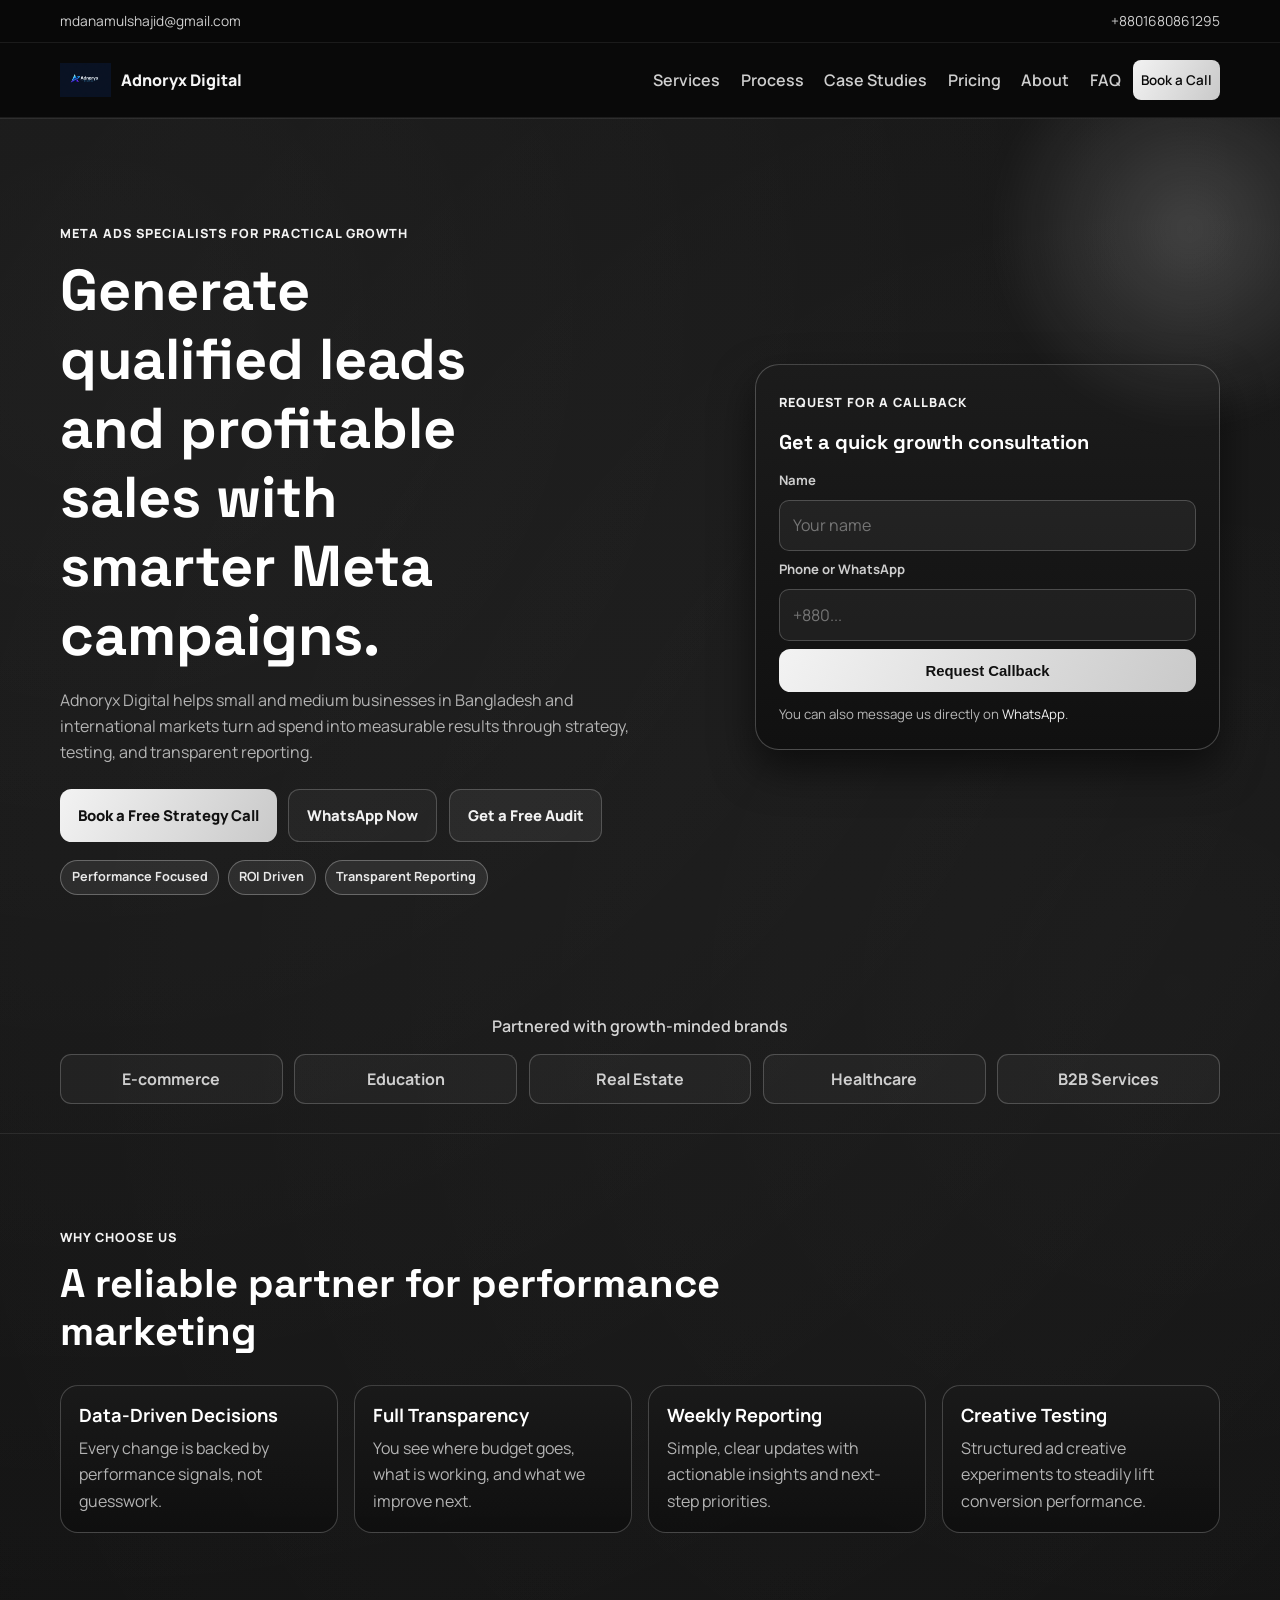
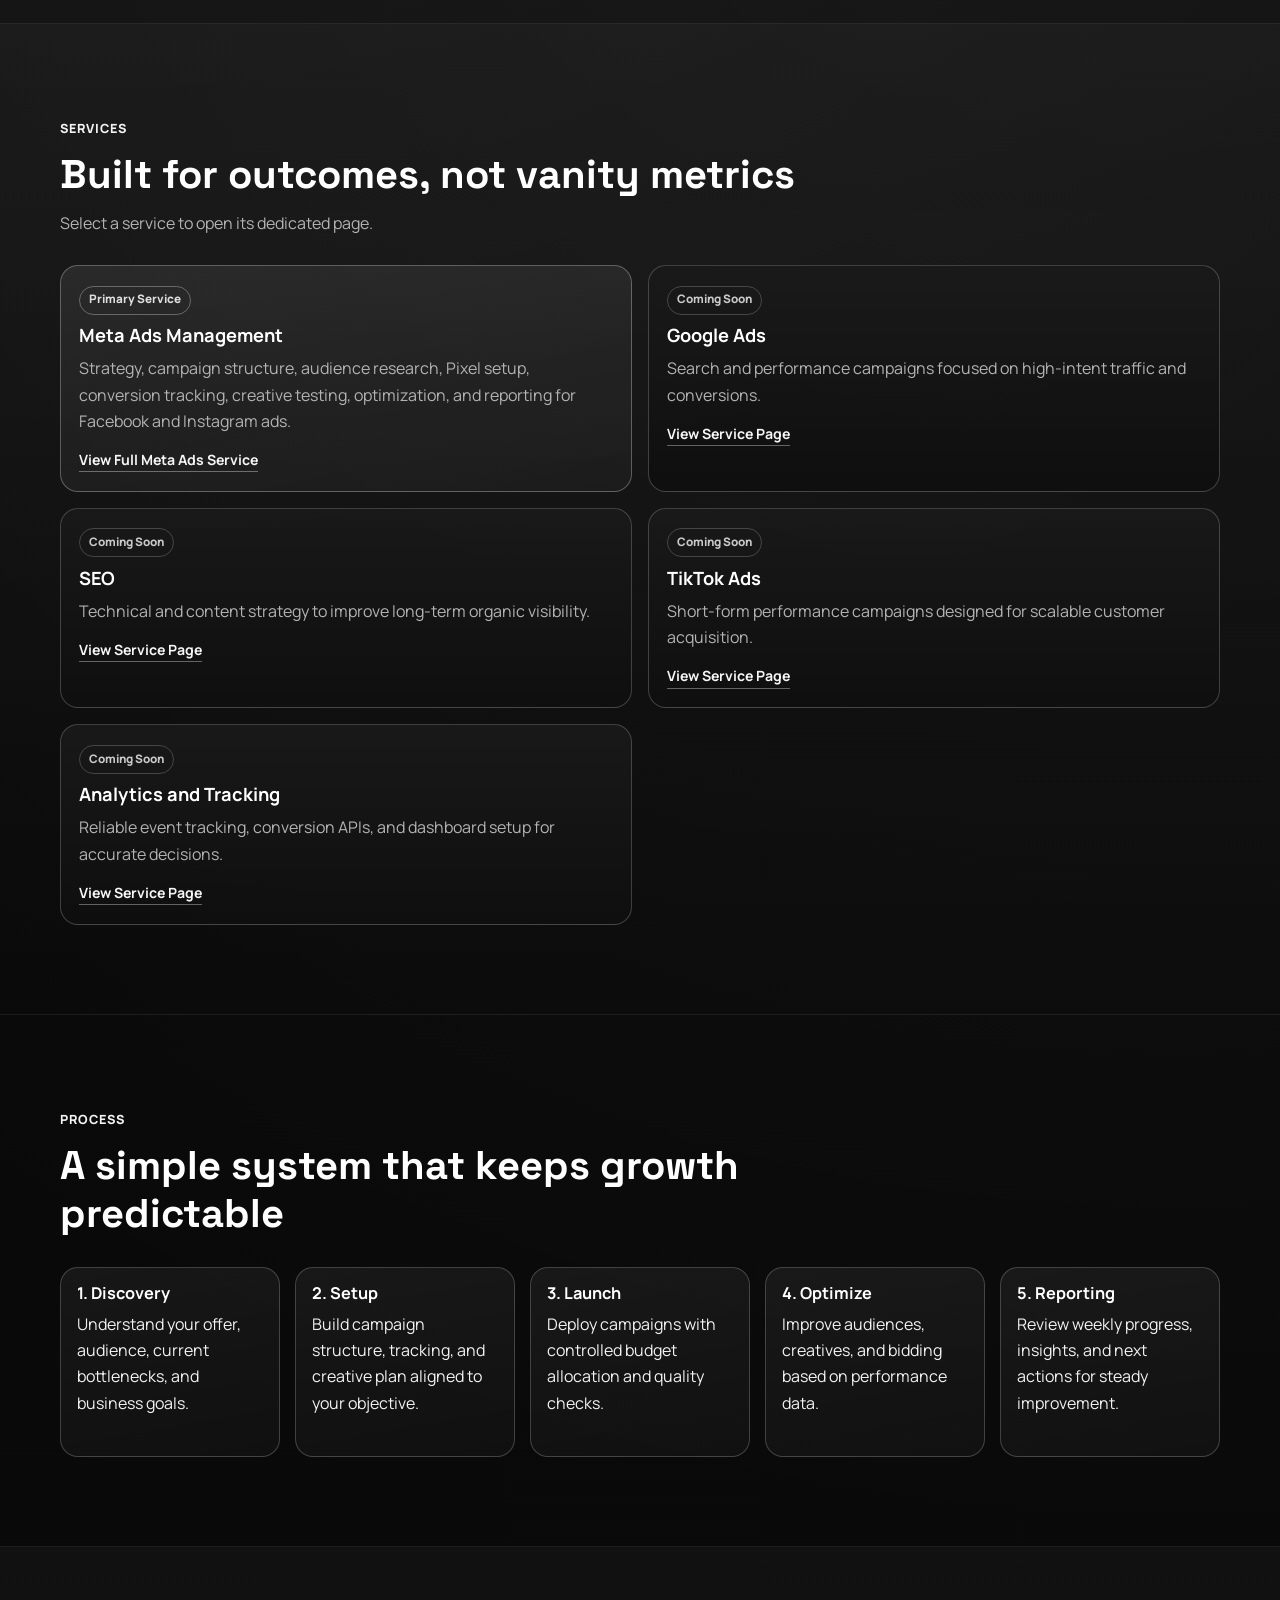
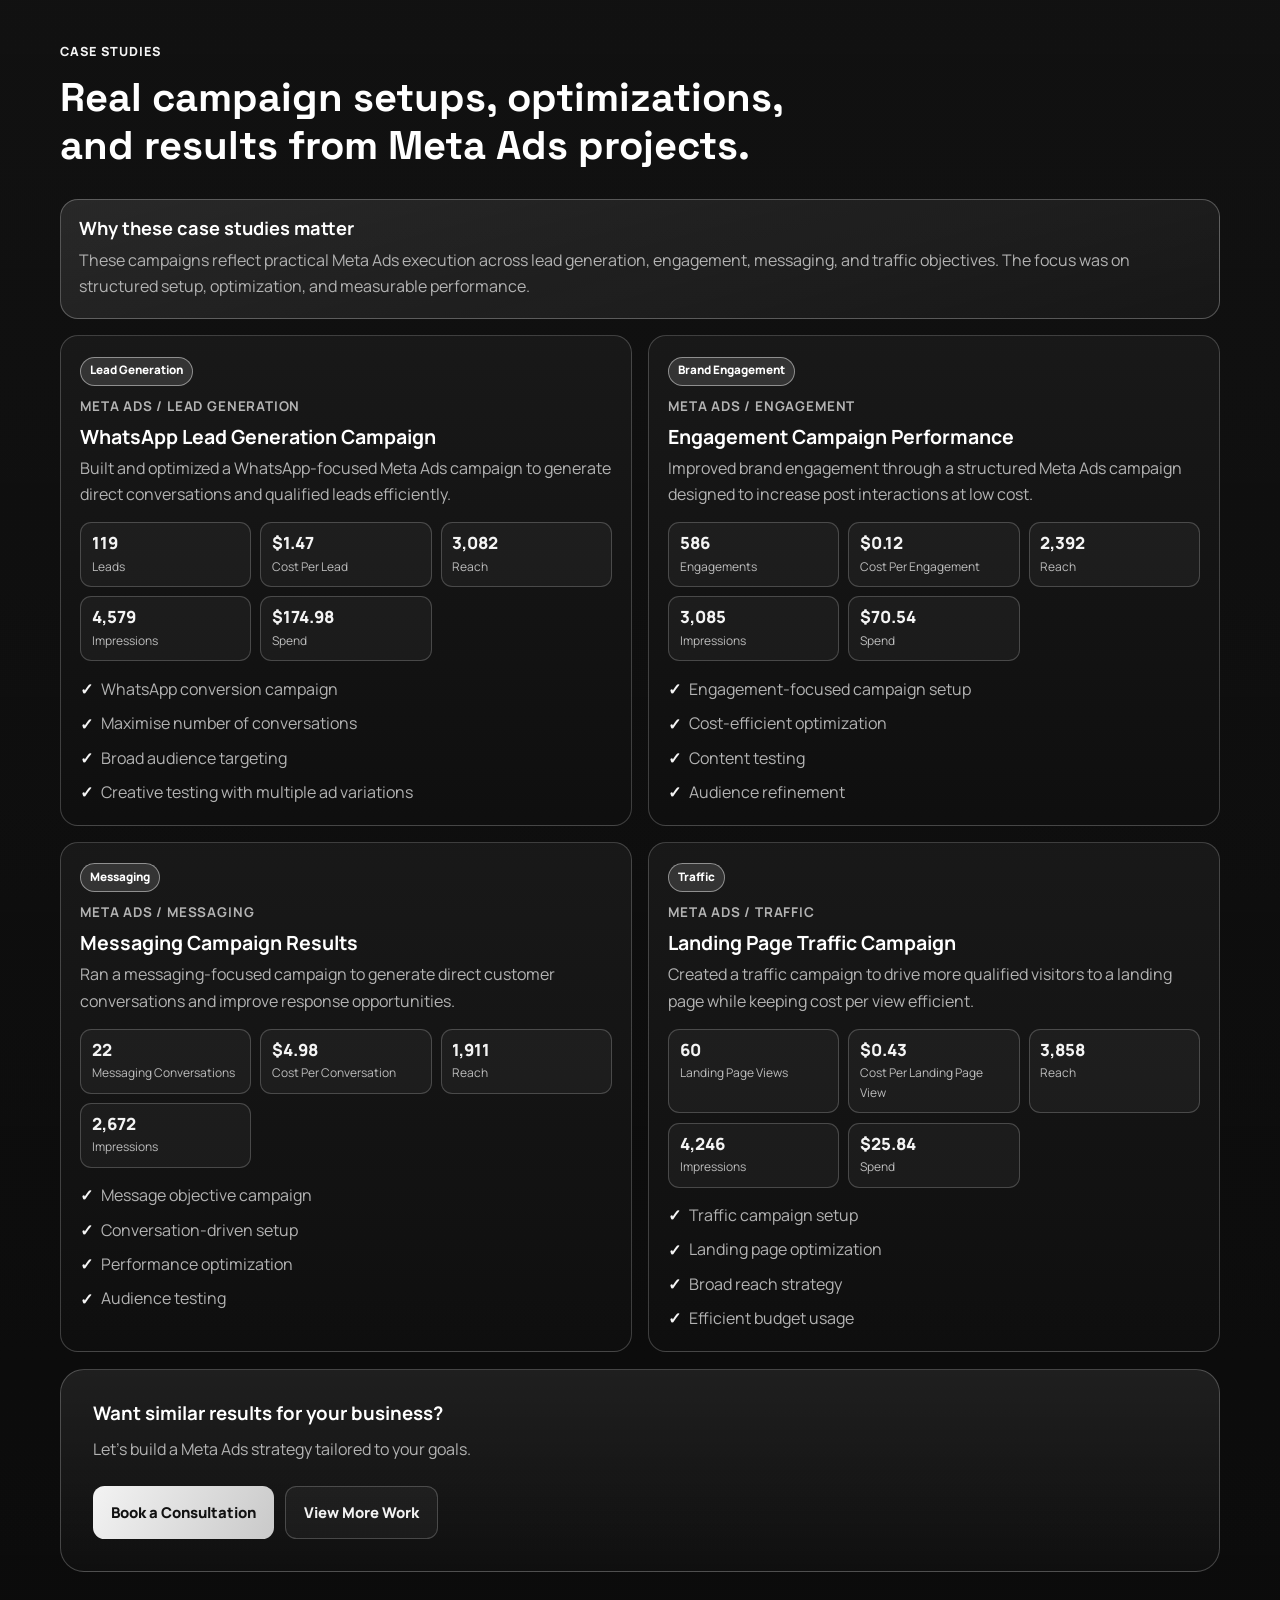
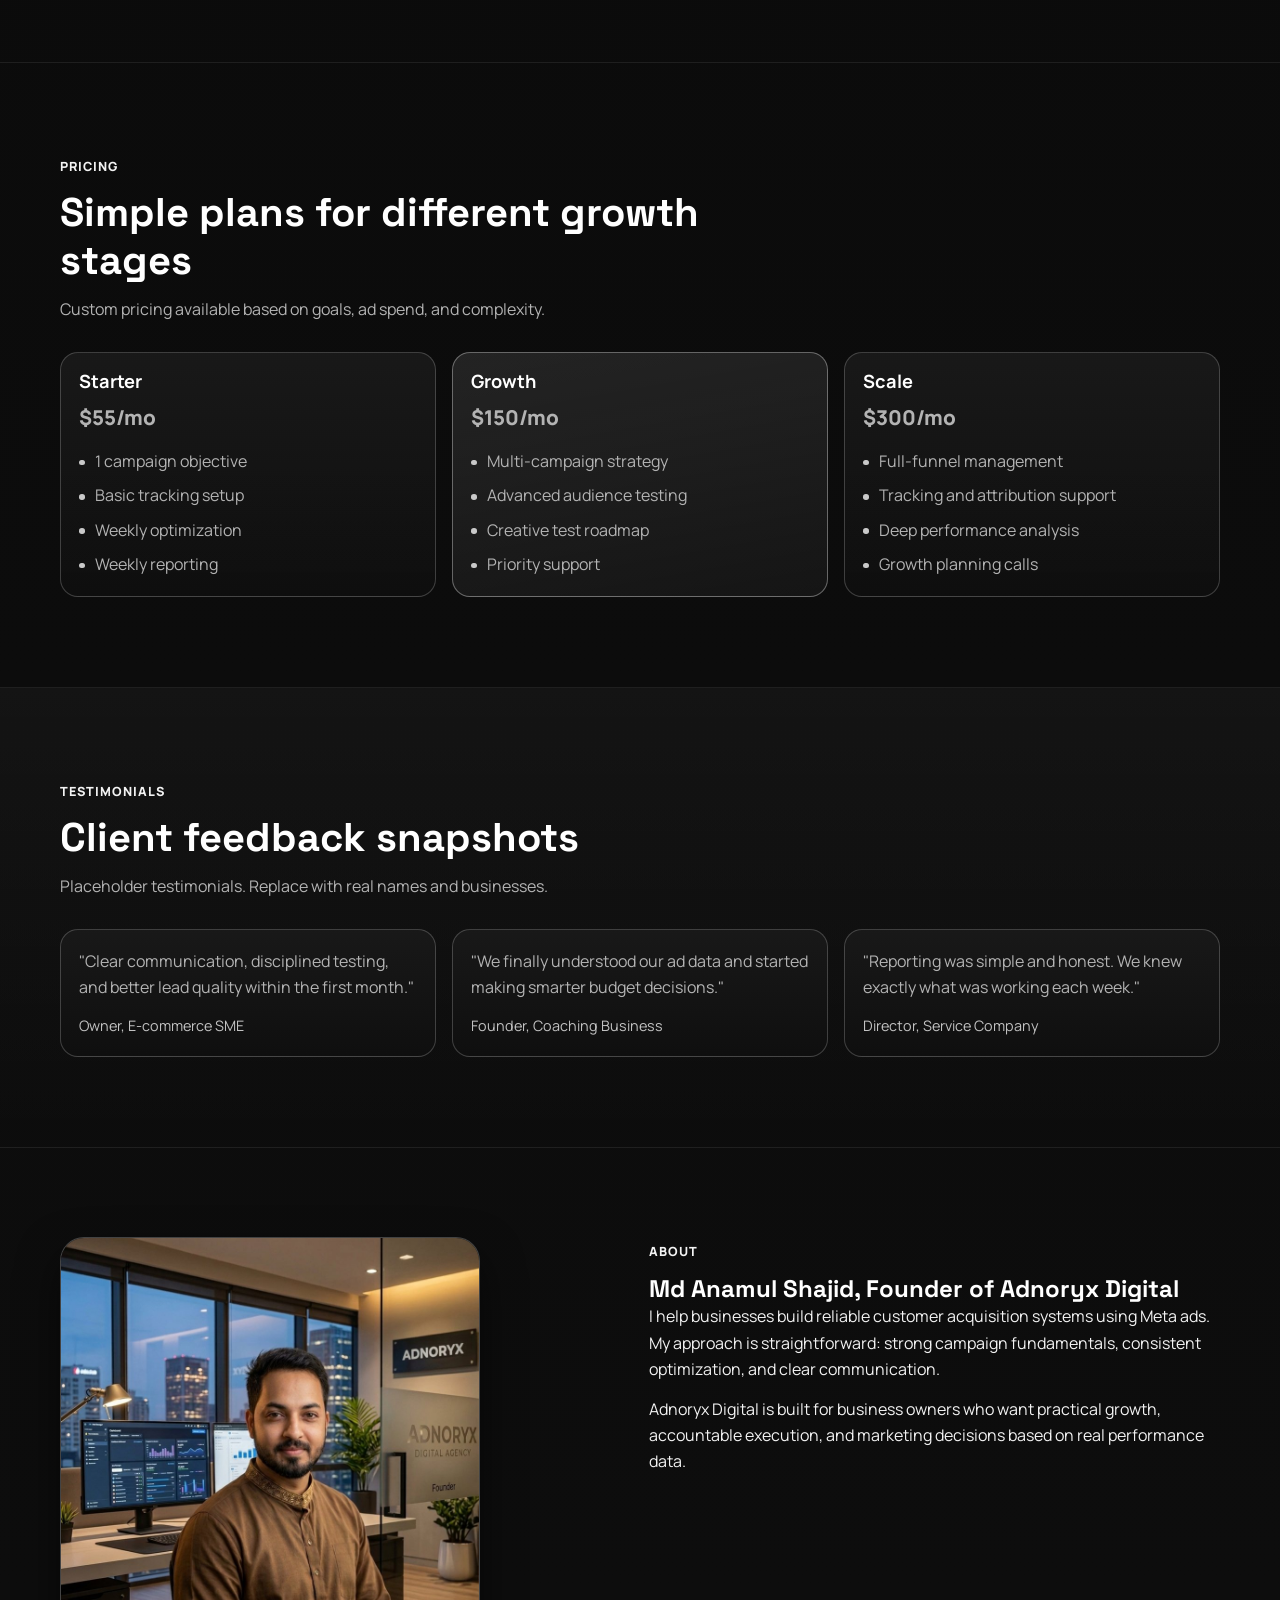
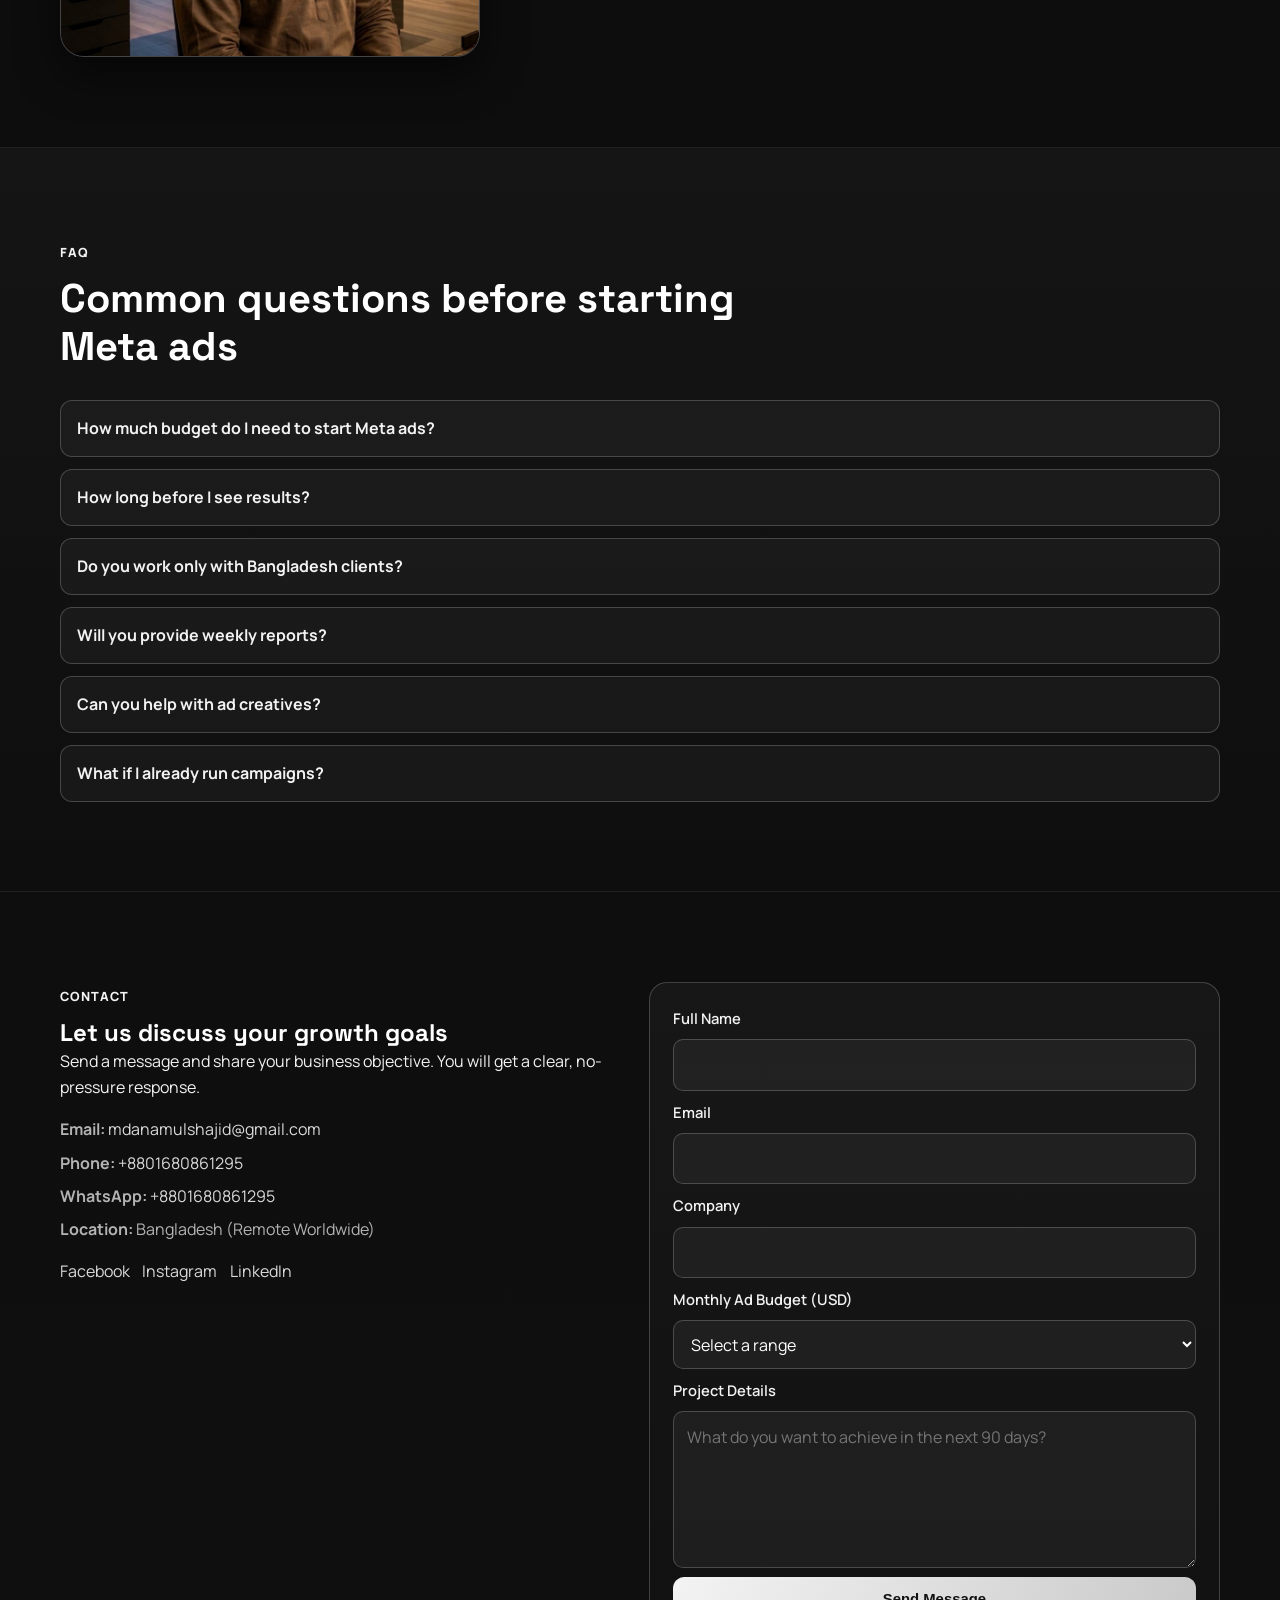
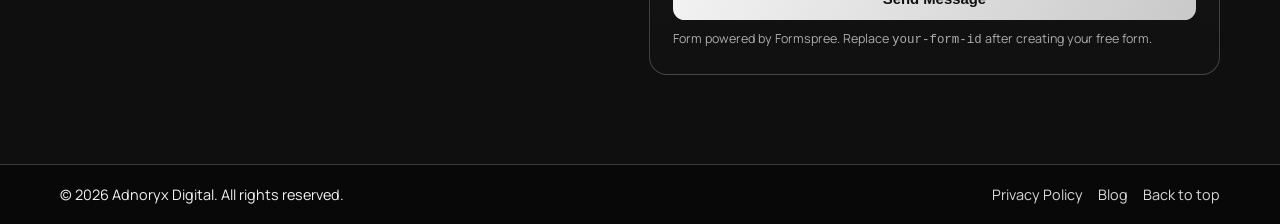
<file: docs/index.html>
﻿<!doctype html>
<html lang="en">
<head>
  <meta charset="UTF-8" />
  <meta name="viewport" content="width=device-width, initial-scale=1.0" />
  <title>Adnoryx Digital | Meta Ads Agency for Leads and Sales</title>
  <meta name="description" content="Adnoryx Digital helps businesses in Bangladesh and worldwide grow with data-driven Meta ads, clear reporting, and practical growth strategy." />
  <meta name="keywords" content="Meta Ads agency, Facebook ads, Instagram ads, digital marketing Bangladesh, lead generation" />
  <meta name="author" content="Md Anamul Shajid" />
  <meta name="robots" content="index, follow, max-image-preview:large, max-snippet:-1, max-video-preview:-1" />
  <meta name="googlebot" content="index, follow, max-image-preview:large, max-snippet:-1, max-video-preview:-1" />
  <meta name="theme-color" content="#0a0a0a" />

  <link rel="canonical" href="https://shajidanam.github.io/AdnoryxDigital/" />
  <link rel="alternate" hreflang="en" href="https://shajidanam.github.io/AdnoryxDigital/" />
  <link rel="alternate" hreflang="x-default" href="https://shajidanam.github.io/AdnoryxDigital/" />
  <link rel="icon" type="image/svg+xml" href="assets/favicon.svg" />
  <link rel="manifest" href="site.webmanifest" />

  <meta property="og:type" content="website" />
  <meta property="og:site_name" content="Adnoryx Digital" />
  <meta property="og:locale" content="en_US" />
  <meta property="og:title" content="Adnoryx Digital | Meta Ads Agency for Leads and Sales" />
  <meta property="og:description" content="Scale your business with high-intent Meta ad campaigns, creative testing, and transparent weekly reporting." />
  <meta property="og:url" content="https://shajidanam.github.io/AdnoryxDigital/" />
  <meta property="og:image" content="https://shajidanam.github.io/AdnoryxDigital/assets/og-image.png" />

  <meta name="twitter:card" content="summary_large_image" />
  <meta name="twitter:title" content="Adnoryx Digital | Meta Ads Agency" />
  <meta name="twitter:description" content="Meta ads that focus on qualified leads, better ROI, and measurable growth." />
  <meta name="twitter:url" content="https://shajidanam.github.io/AdnoryxDigital/" />
  <meta name="twitter:image" content="https://shajidanam.github.io/AdnoryxDigital/assets/og-image.png" />

  <link rel="preconnect" href="https://fonts.googleapis.com" />
  <link rel="preconnect" href="https://fonts.gstatic.com" crossorigin />
  <link href="https://fonts.googleapis.com/css2?family=Manrope:wght@400;500;600;700;800&family=Space+Grotesk:wght@600;700&display=swap" rel="stylesheet" />
  <link rel="stylesheet" href="styles.css" />

  <!-- Meta Pixel placeholder: replace PIXEL_ID and uncomment.
  <script>
    !function(f,b,e,v,n,t,s)
    {if(f.fbq)return;n=f.fbq=function(){n.callMethod?
    n.callMethod.apply(n,arguments):n.queue.push(arguments)};
    if(!f._fbq)f._fbq=n;n.push=n;n.loaded=!0;n.version='2.0';
    n.queue=[];t=b.createElement(e);t.async=!0;
    t.src=v;s=b.getElementsByTagName(e)[0];
    s.parentNode.insertBefore(t,s)}(window, document,'script',
    'https://connect.facebook.net/en_US/fbevents.js');
    fbq('init', 'PIXEL_ID');
    fbq('track', 'PageView');
  </script>
  -->

  <!-- Google Analytics placeholder: replace G-XXXXXXX and uncomment.
  <script async src="https://www.googletagmanager.com/gtag/js?id=G-XXXXXXX"></script>
  <script>
    window.dataLayer = window.dataLayer || [];
    function gtag(){dataLayer.push(arguments);}
    gtag('js', new Date());
    gtag('config', 'G-XXXXXXX');
  </script>
  -->

  <script type="application/ld+json">
    {
      "@context": "https://schema.org",
      "@graph": [
        {
          "@type": "ProfessionalService",
          "@id": "https://shajidanam.github.io/AdnoryxDigital/#organization",
          "name": "Adnoryx Digital",
          "url": "https://shajidanam.github.io/AdnoryxDigital/",
          "logo": "https://shajidanam.github.io/AdnoryxDigital/assets/adnoryx-logo.png",
          "image": "https://shajidanam.github.io/AdnoryxDigital/assets/og-image.png",
          "description": "Performance-focused digital marketing agency specializing in Meta ads for lead generation, sales, and ROI growth.",
          "founder": {
            "@type": "Person",
            "name": "Md Anamul Shajid"
          },
          "email": "mailto:mdanamulshajid@gmail.com",
          "telephone": "+8801680861295",
          "areaServed": [
            {
              "@type": "Country",
              "name": "Bangladesh"
            },
            {
              "@type": "Place",
              "name": "Worldwide"
            }
          ],
          "serviceType": [
            "Meta Ads Management",
            "Facebook Ads",
            "Instagram Ads",
            "Pixel Setup",
            "Conversion Tracking"
          ],
          "sameAs": [
            "https://www.facebook.com/",
            "https://www.linkedin.com/",
            "https://www.instagram.com/"
          ]
        },
        {
          "@type": "WebSite",
          "@id": "https://shajidanam.github.io/AdnoryxDigital/#website",
          "url": "https://shajidanam.github.io/AdnoryxDigital/",
          "name": "Adnoryx Digital",
          "inLanguage": "en",
          "publisher": {
            "@id": "https://shajidanam.github.io/AdnoryxDigital/#organization"
          }
        },
        {
          "@type": "FAQPage",
          "@id": "https://shajidanam.github.io/AdnoryxDigital/#faq",
          "mainEntity": [
            {
              "@type": "Question",
              "name": "How much budget do I need to start Meta ads?",
              "acceptedAnswer": {
                "@type": "Answer",
                "text": "Many businesses start with $300 to $1,000 per month in ad spend. The right budget depends on your market, goal, and funnel quality."
              }
            },
            {
              "@type": "Question",
              "name": "How long before I see results?",
              "acceptedAnswer": {
                "@type": "Answer",
                "text": "You can see early performance signals within the first 2 to 4 weeks. Stronger, more stable results usually build over 60 to 90 days."
              }
            },
            {
              "@type": "Question",
              "name": "Do you work only with Bangladesh clients?",
              "acceptedAnswer": {
                "@type": "Answer",
                "text": "No. We support both Bangladesh-based businesses and international clients with remote collaboration."
              }
            },
            {
              "@type": "Question",
              "name": "Will you provide weekly reports?",
              "acceptedAnswer": {
                "@type": "Answer",
                "text": "Yes. You receive weekly updates with KPI trends, insights, and next actions in simple language."
              }
            },
            {
              "@type": "Question",
              "name": "Can you help with ad creatives?",
              "acceptedAnswer": {
                "@type": "Answer",
                "text": "Yes. We provide creative direction, test plans, and messaging guidance to improve conversion performance."
              }
            },
            {
              "@type": "Question",
              "name": "What if I already run campaigns?",
              "acceptedAnswer": {
                "@type": "Answer",
                "text": "We can audit your current account, identify waste, and improve structure, tracking, and optimization workflow."
              }
            }
          ]
        }
      ]
    }
  </script>
</head>
<body>
  <!-- Meta Pixel noscript placeholder
  <noscript>
    <img height="1" width="1" style="display:none" src="https://www.facebook.com/tr?id=PIXEL_ID&ev=PageView&noscript=1" alt="" />
  </noscript>
  -->

  <a class="skip-link" href="#home">Skip to main content</a>

  <div class="topbar" aria-label="Contact quick links">
    <div class="container topbar-wrap">
      <a href="mailto:mdanamulshajid@gmail.com">mdanamulshajid@gmail.com</a>
      <a href="tel:+8801680861295">+8801680861295</a>
    </div>
  </div>

  <header class="site-header" id="top">
    <div class="container nav-wrap">
      <a class="logo" href="#home" aria-label="Adnoryx Digital home">
        <img src="assets/adnoryx-logo.png" width="140" height="44" alt="Adnoryx Digital logo" />
        <span class="logo-text">Adnoryx Digital</span>
      </a>

      <button class="nav-toggle" aria-expanded="false" aria-controls="primary-nav" aria-label="Open navigation">
        <span></span><span></span><span></span>
      </button>

      <nav id="primary-nav" class="primary-nav" aria-label="Primary navigation">
        <a href="#services">Services</a>
        <a href="#process">Process</a>
        <a href="#case-studies">Case Studies</a>
        <a href="#pricing">Pricing</a>
        <a href="#about">About</a>
        <a href="#faq">FAQ</a>
        <a href="#contact" class="btn btn-small">Book a Call</a>
      </nav>
    </div>
  </header>

  <main id="home">
    <section class="hero section">
      <div class="container hero-grid">
        <div class="hero-content reveal">
          <p class="eyebrow">Meta Ads Specialists for Practical Growth</p>
          <h1>Generate qualified leads and profitable sales with smarter Meta campaigns.</h1>
          <p class="hero-text">
            Adnoryx Digital helps small and medium businesses in Bangladesh and international markets
            turn ad spend into measurable results through strategy, testing, and transparent reporting.
          </p>
          <div class="cta-group">
            <a href="#contact" class="btn">Book a Free Strategy Call</a>
            <a href="https://wa.me/8801680861295" target="_blank" rel="noopener" class="btn btn-outline">WhatsApp Now</a>
            <a href="#contact" class="btn btn-ghost">Get a Free Audit</a>
          </div>
          <div class="chips" aria-label="Trust badges">
            <span class="chip">Performance Focused</span>
            <span class="chip">ROI Driven</span>
            <span class="chip">Transparent Reporting</span>
          </div>
        </div>

        <aside class="hero-panel reveal" aria-label="Request callback form">
          <p class="eyebrow">Request for a callback</p>
          <h2>Get a quick growth consultation</h2>
          <form class="mini-form" action="#contact">
            <label for="hero-name">Name</label>
            <input id="hero-name" type="text" name="name" placeholder="Your name" required />
            <label for="hero-phone">Phone or WhatsApp</label>
            <input id="hero-phone" type="tel" name="phone" placeholder="+880..." required />
            <button type="submit" class="btn">Request Callback</button>
          </form>
          <p class="panel-note">You can also message us directly on <a href="https://wa.me/8801680861295" target="_blank" rel="noopener">WhatsApp</a>.</p>
        </aside>
      </div>
    </section>

    <section class="partner-strip section-tight" aria-label="Partnered with">
      <div class="container">
        <p class="partner-title reveal">Partnered with growth-minded brands</p>
        <div class="partner-grid reveal">
          <span class="partner-logo">E-commerce</span>
          <span class="partner-logo">Education</span>
          <span class="partner-logo">Real Estate</span>
          <span class="partner-logo">Healthcare</span>
          <span class="partner-logo">B2B Services</span>
        </div>
      </div>
    </section>

    <section class="section" aria-labelledby="why-choose-heading">
      <div class="container">
        <div class="section-head reveal">
          <p class="eyebrow">Why choose us</p>
          <h2 id="why-choose-heading">A reliable partner for performance marketing</h2>
        </div>
        <div class="card-grid four">
          <article class="card reveal">
            <h3>Data-Driven Decisions</h3>
            <p>Every change is backed by performance signals, not guesswork.</p>
          </article>
          <article class="card reveal">
            <h3>Full Transparency</h3>
            <p>You see where budget goes, what is working, and what we improve next.</p>
          </article>
          <article class="card reveal">
            <h3>Weekly Reporting</h3>
            <p>Simple, clear updates with actionable insights and next-step priorities.</p>
          </article>
          <article class="card reveal">
            <h3>Creative Testing</h3>
            <p>Structured ad creative experiments to steadily lift conversion performance.</p>
          </article>
        </div>
      </div>
    </section>

    <section class="section" id="services" aria-labelledby="services-heading">
      <div class="container">
        <div class="section-head reveal">
          <p class="eyebrow">Services</p>
          <h2 id="services-heading">Built for outcomes, not vanity metrics</h2>
          <p class="muted">Select a service to open its dedicated page.</p>
        </div>
        <div class="card-grid">
          <article class="card feature reveal">
            <span class="tag">Primary Service</span>
            <h3>Meta Ads Management</h3>
            <p>Strategy, campaign structure, audience research, Pixel setup, conversion tracking, creative testing, optimization, and reporting for Facebook and Instagram ads.</p>
            <a class="service-link" href="meta-ads.html">View Full Meta Ads Service</a>
          </article>
          <article class="card reveal">
            <span class="tag tag-muted">Coming Soon</span>
            <h3>Google Ads</h3>
            <p>Search and performance campaigns focused on high-intent traffic and conversions.</p>
            <a class="service-link" href="coming-soon.html?service=Google%20Ads">View Service Page</a>
          </article>
          <article class="card reveal">
            <span class="tag tag-muted">Coming Soon</span>
            <h3>SEO</h3>
            <p>Technical and content strategy to improve long-term organic visibility.</p>
            <a class="service-link" href="coming-soon.html?service=SEO">View Service Page</a>
          </article>
          <article class="card reveal">
            <span class="tag tag-muted">Coming Soon</span>
            <h3>TikTok Ads</h3>
            <p>Short-form performance campaigns designed for scalable customer acquisition.</p>
            <a class="service-link" href="coming-soon.html?service=TikTok%20Ads">View Service Page</a>
          </article>
          <article class="card reveal">
            <span class="tag tag-muted">Coming Soon</span>
            <h3>Analytics and Tracking</h3>
            <p>Reliable event tracking, conversion APIs, and dashboard setup for accurate decisions.</p>
            <a class="service-link" href="coming-soon.html?service=Analytics%20and%20Tracking">View Service Page</a>
          </article>
        </div>
      </div>
    </section>

    <section class="section" id="process" aria-labelledby="process-heading">
      <div class="container">
        <div class="section-head reveal">
          <p class="eyebrow">Process</p>
          <h2 id="process-heading">A simple system that keeps growth predictable</h2>
        </div>
        <ol class="process-list">
          <li class="process-item reveal">
            <h3>1. Discovery</h3>
            <p>Understand your offer, audience, current bottlenecks, and business goals.</p>
          </li>
          <li class="process-item reveal">
            <h3>2. Setup</h3>
            <p>Build campaign structure, tracking, and creative plan aligned to your objective.</p>
          </li>
          <li class="process-item reveal">
            <h3>3. Launch</h3>
            <p>Deploy campaigns with controlled budget allocation and quality checks.</p>
          </li>
          <li class="process-item reveal">
            <h3>4. Optimize</h3>
            <p>Improve audiences, creatives, and bidding based on performance data.</p>
          </li>
          <li class="process-item reveal">
            <h3>5. Reporting</h3>
            <p>Review weekly progress, insights, and next actions for steady improvement.</p>
          </li>
        </ol>
      </div>
    </section>

    <section class="section" id="case-studies" aria-labelledby="case-studies-heading">
      <div class="container">
        <div class="section-head reveal">
          <p class="eyebrow">Case Studies</p>
          <h2 id="case-studies-heading">Real campaign setups, optimizations, and results from Meta Ads projects.</h2>
        </div>

        <article class="card case-trust reveal" aria-label="Why these case studies matter">
          <h3>Why these case studies matter</h3>
          <p>These campaigns reflect practical Meta Ads execution across lead generation, engagement, messaging, and traffic objectives. The focus was on structured setup, optimization, and measurable performance.</p>
        </article>

        <div class="case-grid">
          <article class="card case-card reveal">
            <span class="tag case-badge">Lead Generation</span>
            <p class="case-category">Meta Ads / Lead Generation</p>
            <h3>WhatsApp Lead Generation Campaign</h3>
            <p>Built and optimized a WhatsApp-focused Meta Ads campaign to generate direct conversations and qualified leads efficiently.</p>

            <div class="case-metrics">
              <div class="case-metric"><span class="case-value">119</span><span class="case-label">Leads</span></div>
              <div class="case-metric"><span class="case-value">$1.47</span><span class="case-label">Cost Per Lead</span></div>
              <div class="case-metric"><span class="case-value">3,082</span><span class="case-label">Reach</span></div>
              <div class="case-metric"><span class="case-value">4,579</span><span class="case-label">Impressions</span></div>
              <div class="case-metric"><span class="case-value">$174.98</span><span class="case-label">Spend</span></div>
            </div>

            <ul class="check-list">
              <li>WhatsApp conversion campaign</li>
              <li>Maximise number of conversations</li>
              <li>Broad audience targeting</li>
              <li>Creative testing with multiple ad variations</li>
            </ul>
          </article>

          <article class="card case-card reveal">
            <span class="tag case-badge">Brand Engagement</span>
            <p class="case-category">Meta Ads / Engagement</p>
            <h3>Engagement Campaign Performance</h3>
            <p>Improved brand engagement through a structured Meta Ads campaign designed to increase post interactions at low cost.</p>

            <div class="case-metrics">
              <div class="case-metric"><span class="case-value">586</span><span class="case-label">Engagements</span></div>
              <div class="case-metric"><span class="case-value">$0.12</span><span class="case-label">Cost Per Engagement</span></div>
              <div class="case-metric"><span class="case-value">2,392</span><span class="case-label">Reach</span></div>
              <div class="case-metric"><span class="case-value">3,085</span><span class="case-label">Impressions</span></div>
              <div class="case-metric"><span class="case-value">$70.54</span><span class="case-label">Spend</span></div>
            </div>

            <ul class="check-list">
              <li>Engagement-focused campaign setup</li>
              <li>Cost-efficient optimization</li>
              <li>Content testing</li>
              <li>Audience refinement</li>
            </ul>
          </article>

          <article class="card case-card reveal">
            <span class="tag case-badge">Messaging</span>
            <p class="case-category">Meta Ads / Messaging</p>
            <h3>Messaging Campaign Results</h3>
            <p>Ran a messaging-focused campaign to generate direct customer conversations and improve response opportunities.</p>

            <div class="case-metrics">
              <div class="case-metric"><span class="case-value">22</span><span class="case-label">Messaging Conversations</span></div>
              <div class="case-metric"><span class="case-value">$4.98</span><span class="case-label">Cost Per Conversation</span></div>
              <div class="case-metric"><span class="case-value">1,911</span><span class="case-label">Reach</span></div>
              <div class="case-metric"><span class="case-value">2,672</span><span class="case-label">Impressions</span></div>
            </div>

            <ul class="check-list">
              <li>Message objective campaign</li>
              <li>Conversation-driven setup</li>
              <li>Performance optimization</li>
              <li>Audience testing</li>
            </ul>
          </article>

          <article class="card case-card reveal">
            <span class="tag case-badge">Traffic</span>
            <p class="case-category">Meta Ads / Traffic</p>
            <h3>Landing Page Traffic Campaign</h3>
            <p>Created a traffic campaign to drive more qualified visitors to a landing page while keeping cost per view efficient.</p>

            <div class="case-metrics">
              <div class="case-metric"><span class="case-value">60</span><span class="case-label">Landing Page Views</span></div>
              <div class="case-metric"><span class="case-value">$0.43</span><span class="case-label">Cost Per Landing Page View</span></div>
              <div class="case-metric"><span class="case-value">3,858</span><span class="case-label">Reach</span></div>
              <div class="case-metric"><span class="case-value">4,246</span><span class="case-label">Impressions</span></div>
              <div class="case-metric"><span class="case-value">$25.84</span><span class="case-label">Spend</span></div>
            </div>

            <ul class="check-list">
              <li>Traffic campaign setup</li>
              <li>Landing page optimization</li>
              <li>Broad reach strategy</li>
              <li>Efficient budget usage</li>
            </ul>
          </article>
        </div>

        <div class="cta-banner case-cta reveal">
          <h3>Want similar results for your business?</h3>
          <p>Let&apos;s build a Meta Ads strategy tailored to your goals.</p>
          <div class="cta-group">
            <a href="#contact" class="btn">Book a Consultation</a>
            <a href="blog.html" class="btn btn-outline">View More Work</a>
          </div>
        </div>
      </div>
    </section>

    <section class="section" id="pricing" aria-labelledby="pricing-heading">
      <div class="container">
        <div class="section-head reveal">
          <p class="eyebrow">Pricing</p>
          <h2 id="pricing-heading">Simple plans for different growth stages</h2>
          <p class="muted">Custom pricing available based on goals, ad spend, and complexity.</p>
        </div>
        <div class="card-grid three">
          <article class="card pricing reveal">
            <h3>Starter</h3>
            <p class="price">$55/mo</p>
            <ul>
              <li>1 campaign objective</li>
              <li>Basic tracking setup</li>
              <li>Weekly optimization</li>
              <li>Weekly reporting</li>
            </ul>
          </article>
          <article class="card pricing featured reveal">
            <h3>Growth</h3>
            <p class="price">$150/mo</p>
            <ul>
              <li>Multi-campaign strategy</li>
              <li>Advanced audience testing</li>
              <li>Creative test roadmap</li>
              <li>Priority support</li>
            </ul>
          </article>
          <article class="card pricing reveal">
            <h3>Scale</h3>
            <p class="price">$300/mo</p>
            <ul>
              <li>Full-funnel management</li>
              <li>Tracking and attribution support</li>
              <li>Deep performance analysis</li>
              <li>Growth planning calls</li>
            </ul>
          </article>
        </div>
      </div>
    </section>

    <section class="section" aria-labelledby="testimonials-heading">
      <div class="container">
        <div class="section-head reveal">
          <p class="eyebrow">Testimonials</p>
          <h2 id="testimonials-heading">Client feedback snapshots</h2>
          <p class="muted">Placeholder testimonials. Replace with real names and businesses.</p>
        </div>
        <div class="card-grid three">
          <blockquote class="card reveal quote">
            <p>"Clear communication, disciplined testing, and better lead quality within the first month."</p>
            <cite>Owner, E-commerce SME</cite>
          </blockquote>
          <blockquote class="card reveal quote">
            <p>"We finally understood our ad data and started making smarter budget decisions."</p>
            <cite>Founder, Coaching Business</cite>
          </blockquote>
          <blockquote class="card reveal quote">
            <p>"Reporting was simple and honest. We knew exactly what was working each week."</p>
            <cite>Director, Service Company</cite>
          </blockquote>
        </div>
      </div>
    </section>

    <section class="section" id="about" aria-labelledby="about-heading">
      <div class="container about-grid">
        <div class="about-image reveal">
          <img src="assets/anamul-shajid.jpg" width="420" height="420" loading="lazy" alt="Md Anamul Shajid, Founder of Adnoryx Digital" />
        </div>
        <div class="about-content reveal">
          <p class="eyebrow">About</p>
          <h2 id="about-heading">Md Anamul Shajid, Founder of Adnoryx Digital</h2>
          <p>
            I help businesses build reliable customer acquisition systems using Meta ads. My approach is straightforward:
            strong campaign fundamentals, consistent optimization, and clear communication.
          </p>
          <p>
            Adnoryx Digital is built for business owners who want practical growth, accountable execution,
            and marketing decisions based on real performance data.
          </p>
        </div>
      </div>
    </section>

    <section class="section" id="faq" aria-labelledby="faq-heading">
      <div class="container">
        <div class="section-head reveal">
          <p class="eyebrow">FAQ</p>
          <h2 id="faq-heading">Common questions before starting Meta ads</h2>
        </div>
        <div class="faq-list">
          <details class="faq-item reveal">
            <summary>How much budget do I need to start Meta ads?</summary>
            <p>Many businesses start with $300 to $1,000 per month in ad spend. The right budget depends on your market, goal, and funnel quality.</p>
          </details>
          <details class="faq-item reveal">
            <summary>How long before I see results?</summary>
            <p>You can see early performance signals within the first 2 to 4 weeks. Stronger, more stable results usually build over 60 to 90 days.</p>
          </details>
          <details class="faq-item reveal">
            <summary>Do you work only with Bangladesh clients?</summary>
            <p>No. We support both Bangladesh-based businesses and international clients with remote collaboration.</p>
          </details>
          <details class="faq-item reveal">
            <summary>Will you provide weekly reports?</summary>
            <p>Yes. You receive weekly updates with KPI trends, insights, and next actions in simple language.</p>
          </details>
          <details class="faq-item reveal">
            <summary>Can you help with ad creatives?</summary>
            <p>Yes. We provide creative direction, test plans, and messaging guidance to improve conversion performance.</p>
          </details>
          <details class="faq-item reveal">
            <summary>What if I already run campaigns?</summary>
            <p>We can audit your current account, identify waste, and improve structure, tracking, and optimization workflow.</p>
          </details>
        </div>
      </div>
    </section>

    <section class="section" id="contact" aria-labelledby="contact-heading">
      <div class="container contact-grid">
        <div class="contact-info reveal">
          <p class="eyebrow">Contact</p>
          <h2 id="contact-heading">Let us discuss your growth goals</h2>
          <p>Send a message and share your business objective. You will get a clear, no-pressure response.</p>

          <ul class="contact-list">
            <li><strong>Email:</strong> <a href="mailto:mdanamulshajid@gmail.com">mdanamulshajid@gmail.com</a></li>
            <li><strong>Phone:</strong> <a href="tel:+8801680861295">+8801680861295</a></li>
            <li><strong>WhatsApp:</strong> <a href="https://wa.me/8801680861295" target="_blank" rel="noopener">+8801680861295</a></li>
            <li><strong>Location:</strong> Bangladesh (Remote Worldwide)</li>
          </ul>

          <div class="social-links" aria-label="Social links">
            <a href="https://www.facebook.com/" target="_blank" rel="noopener">Facebook</a>
            <a href="https://www.instagram.com/" target="_blank" rel="noopener">Instagram</a>
            <a href="https://www.linkedin.com/" target="_blank" rel="noopener">LinkedIn</a>
          </div>
        </div>

        <form class="contact-form reveal" action="https://formspree.io/f/your-form-id" method="POST">
          <input type="hidden" name="_subject" value="New lead from Adnoryx Digital website" />
          <label for="name">Full Name</label>
          <input id="name" name="name" type="text" required />

          <label for="email">Email</label>
          <input id="email" name="email" type="email" required />

          <label for="company">Company</label>
          <input id="company" name="company" type="text" />

          <label for="budget">Monthly Ad Budget (USD)</label>
          <select id="budget" name="budget" required>
            <option value="" selected disabled>Select a range</option>
            <option>Under $500</option>
            <option>$500 - $2,000</option>
            <option>$2,000 - $5,000</option>
            <option>$5,000+</option>
          </select>

          <label for="message">Project Details</label>
          <textarea id="message" name="message" rows="5" placeholder="What do you want to achieve in the next 90 days?" required></textarea>

          <button type="submit" class="btn">Send Message</button>
          <p class="form-note">Form powered by Formspree. Replace <code>your-form-id</code> after creating your free form.</p>
        </form>
      </div>
    </section>
  </main>

  <footer class="site-footer">
    <div class="container footer-wrap">
      <p>&copy; <span id="year"></span> Adnoryx Digital. All rights reserved.</p>
      <div class="footer-links">
        <a href="privacy-policy.html" class="back-to-top">Privacy Policy</a>
        <a href="blog.html" class="back-to-top">Blog</a>
        <a href="#top" class="back-to-top">Back to top</a>
      </div>
    </div>
  </footer>

  <script src="script.js"></script>
</body>
</html>
</file>
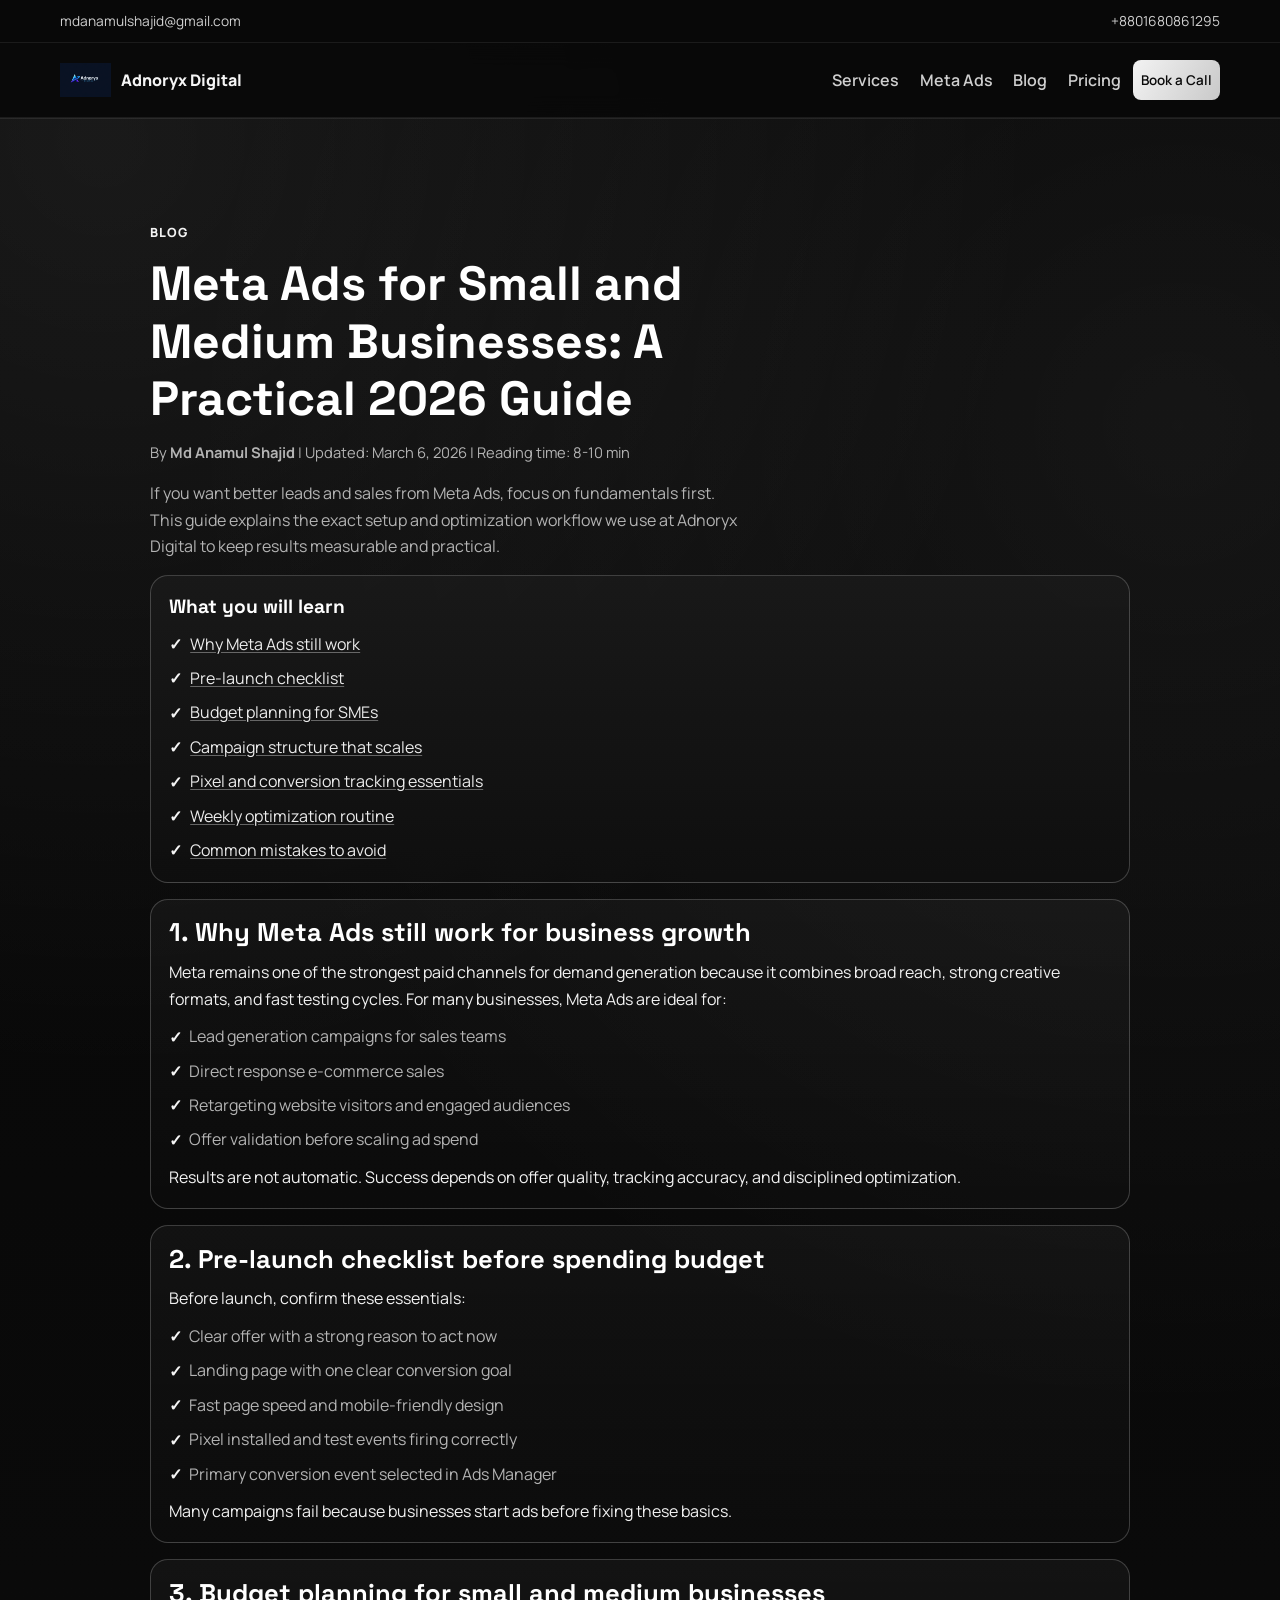
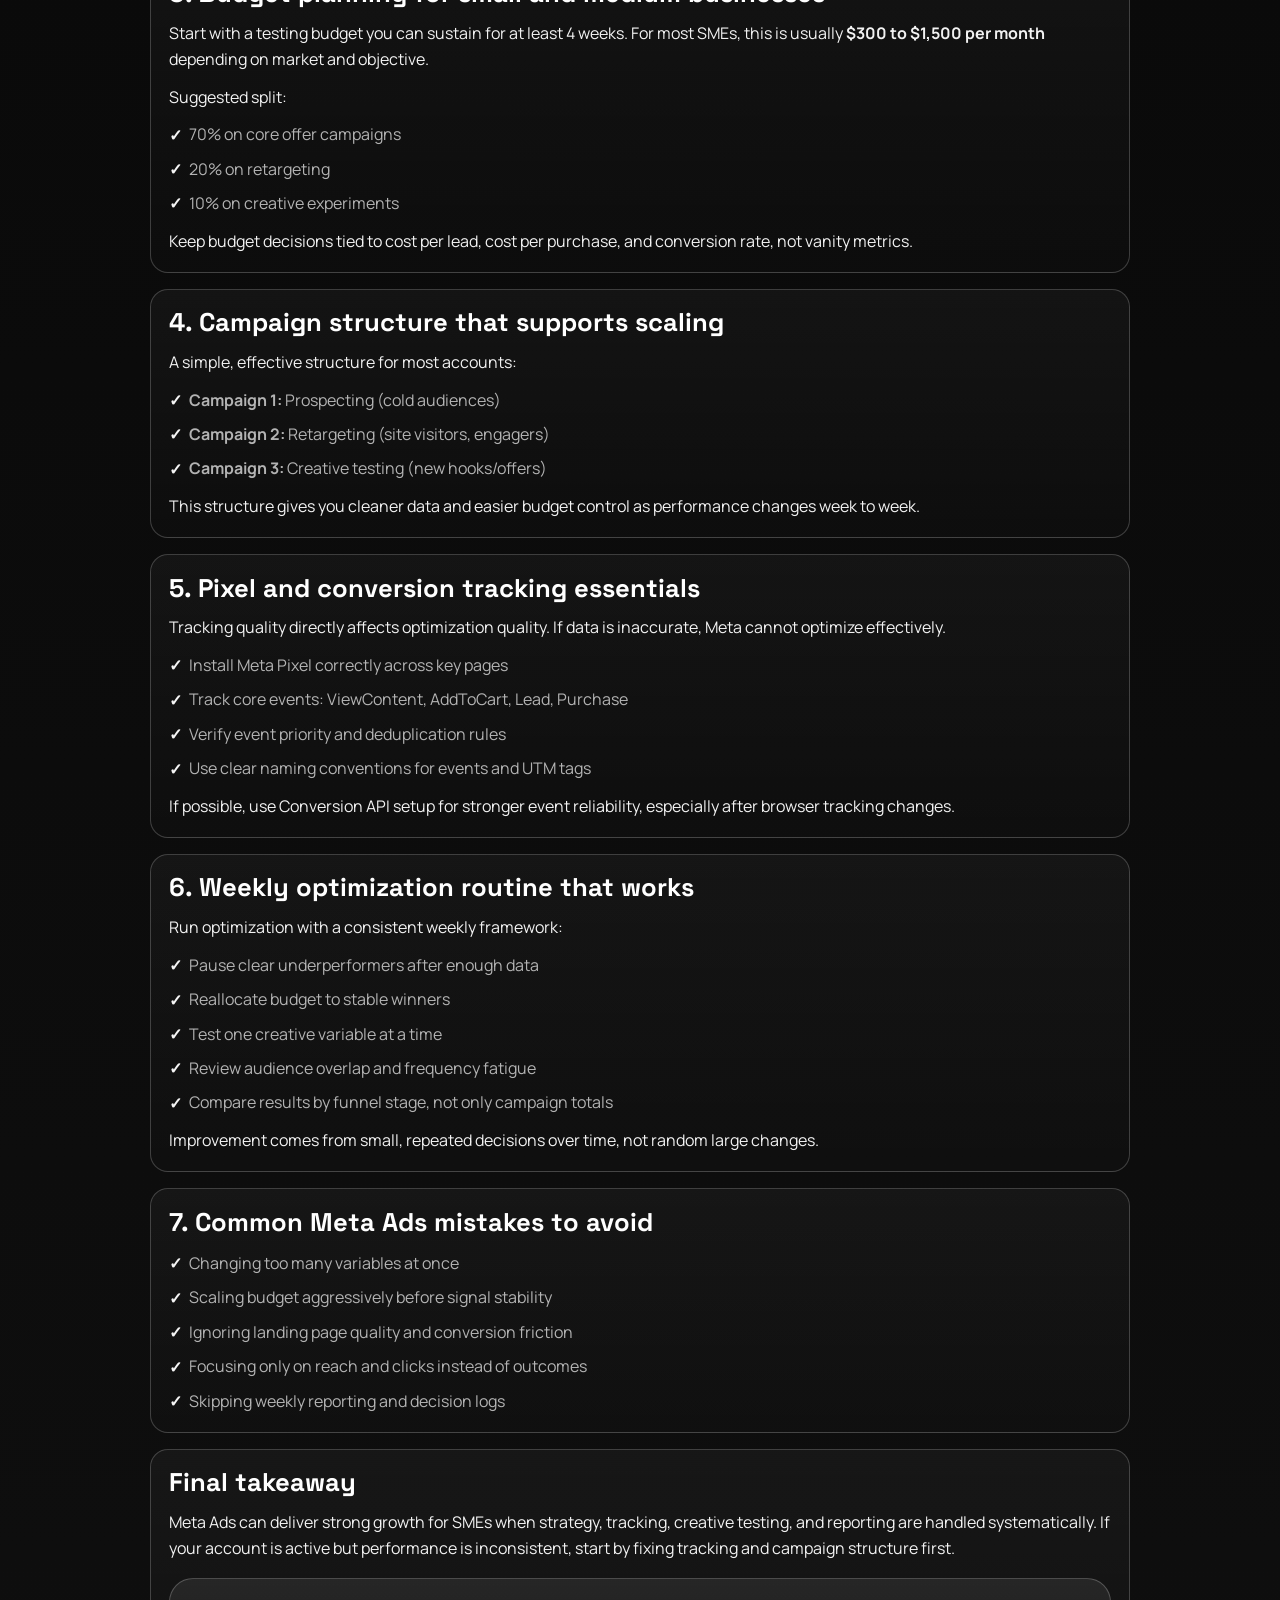
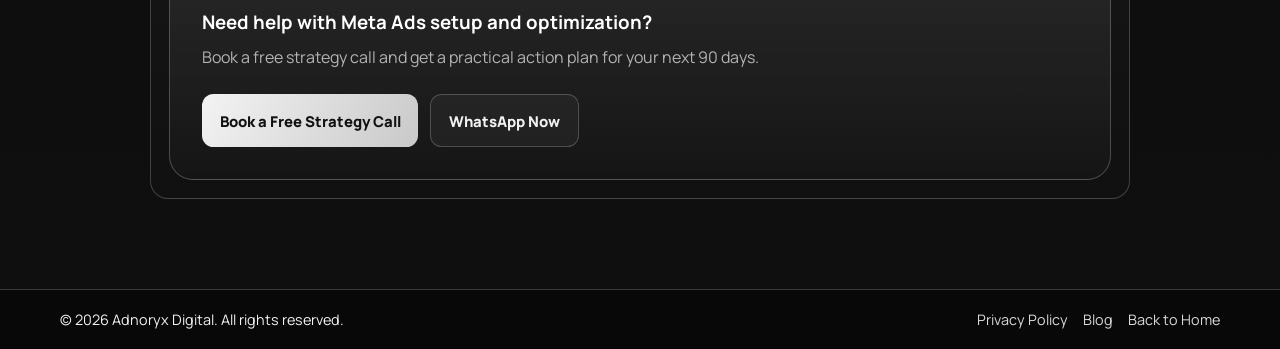
<file: docs/blog.html>
<!doctype html>
<html lang="en">
<head>
  <meta charset="UTF-8" />
  <meta name="viewport" content="width=device-width, initial-scale=1.0" />
  <title>Meta Ads Blog | Practical Growth Guide for SMEs | Adnoryx Digital</title>
  <meta name="description" content="Read Adnoryx Digital's practical Meta Ads guide for small and medium businesses: budget planning, campaign structure, Pixel tracking, and optimization steps." />
  <meta name="robots" content="index, follow, max-image-preview:large, max-snippet:-1, max-video-preview:-1" />
  <meta name="googlebot" content="index, follow, max-image-preview:large, max-snippet:-1, max-video-preview:-1" />
  <meta name="theme-color" content="#0a0a0a" />
  <link rel="canonical" href="https://shajidanam.github.io/AdnoryxDigital/blog.html" />
  <link rel="alternate" hreflang="en" href="https://shajidanam.github.io/AdnoryxDigital/blog.html" />
  <link rel="alternate" hreflang="x-default" href="https://shajidanam.github.io/AdnoryxDigital/blog.html" />
  <link rel="icon" type="image/svg+xml" href="assets/favicon.svg" />
  <meta property="og:type" content="article" />
  <meta property="og:site_name" content="Adnoryx Digital" />
  <meta property="og:locale" content="en_US" />
  <meta property="og:title" content="Meta Ads Blog | Practical Growth Guide for SMEs" />
  <meta property="og:description" content="A practical guide to Meta Ads strategy, Pixel setup, conversion tracking, and weekly optimization for measurable business growth." />
  <meta property="og:url" content="https://shajidanam.github.io/AdnoryxDigital/blog.html" />
  <meta property="og:image" content="https://shajidanam.github.io/AdnoryxDigital/assets/og-image.png" />
  <meta name="twitter:card" content="summary_large_image" />
  <meta name="twitter:title" content="Meta Ads Blog | Practical Growth Guide for SMEs" />
  <meta name="twitter:description" content="Learn how to run Meta Ads with better tracking, testing, and reporting for real leads and sales growth." />
  <meta name="twitter:url" content="https://shajidanam.github.io/AdnoryxDigital/blog.html" />
  <meta name="twitter:image" content="https://shajidanam.github.io/AdnoryxDigital/assets/og-image.png" />
  <link rel="preconnect" href="https://fonts.googleapis.com" />
  <link rel="preconnect" href="https://fonts.gstatic.com" crossorigin />
  <link href="https://fonts.googleapis.com/css2?family=Manrope:wght@400;500;600;700;800&family=Space+Grotesk:wght@600;700&display=swap" rel="stylesheet" />
  <link rel="stylesheet" href="styles.css" />
  <script type="application/ld+json">
    {
      "@context": "https://schema.org",
      "@graph": [
        {
          "@type": "BlogPosting",
          "@id": "https://shajidanam.github.io/AdnoryxDigital/blog.html#post",
          "headline": "Meta Ads for Small and Medium Businesses: A Practical 2026 Guide",
          "description": "A practical Meta Ads guide covering strategy, budget, campaign setup, Pixel tracking, optimization workflow, and reporting.",
          "image": "https://shajidanam.github.io/AdnoryxDigital/assets/og-image.png",
          "author": {
            "@type": "Person",
            "name": "Md Anamul Shajid"
          },
          "publisher": {
            "@type": "Organization",
            "name": "Adnoryx Digital",
            "logo": {
              "@type": "ImageObject",
              "url": "https://shajidanam.github.io/AdnoryxDigital/assets/adnoryx-logo.png"
            }
          },
          "datePublished": "2026-03-06",
          "dateModified": "2026-03-06",
          "mainEntityOfPage": {
            "@type": "WebPage",
            "@id": "https://shajidanam.github.io/AdnoryxDigital/blog.html"
          }
        },
        {
          "@type": "BreadcrumbList",
          "itemListElement": [
            {
              "@type": "ListItem",
              "position": 1,
              "name": "Home",
              "item": "https://shajidanam.github.io/AdnoryxDigital/"
            },
            {
              "@type": "ListItem",
              "position": 2,
              "name": "Blog",
              "item": "https://shajidanam.github.io/AdnoryxDigital/blog.html"
            }
          ]
        }
      ]
    }
  </script>
</head>
<body>
  <a class="skip-link" href="#blog-main">Skip to main content</a>

  <div class="topbar" aria-label="Contact quick links">
    <div class="container topbar-wrap">
      <a href="mailto:mdanamulshajid@gmail.com">mdanamulshajid@gmail.com</a>
      <a href="tel:+8801680861295">+8801680861295</a>
    </div>
  </div>

  <header class="site-header" id="top">
    <div class="container nav-wrap">
      <a class="logo" href="index.html" aria-label="Adnoryx Digital home">
        <img src="assets/adnoryx-logo.png" width="140" height="44" alt="Adnoryx Digital logo" />
        <span class="logo-text">Adnoryx Digital</span>
      </a>

      <button class="nav-toggle" aria-expanded="false" aria-controls="primary-nav" aria-label="Open navigation">
        <span></span><span></span><span></span>
      </button>

      <nav id="primary-nav" class="primary-nav" aria-label="Primary navigation">
        <a href="index.html#services">Services</a>
        <a href="meta-ads.html">Meta Ads</a>
        <a href="blog.html">Blog</a>
        <a href="index.html#pricing">Pricing</a>
        <a href="index.html#contact" class="btn btn-small">Book a Call</a>
      </nav>
    </div>
  </header>

  <main id="blog-main" class="subpage-main">
    <section class="section sub-hero">
      <div class="container blog-wrap">
        <article class="blog-post reveal">
          <p class="eyebrow">Blog</p>
          <h1>Meta Ads for Small and Medium Businesses: A Practical 2026 Guide</h1>
          <p class="blog-meta">By <strong>Md Anamul Shajid</strong> | Updated: March 6, 2026 | Reading time: 8-10 min</p>
          <p class="hero-text">
            If you want better leads and sales from Meta Ads, focus on fundamentals first. This guide explains
            the exact setup and optimization workflow we use at Adnoryx Digital to keep results measurable and practical.
          </p>

          <aside class="blog-toc card reveal" aria-label="Table of contents">
            <h2>What you will learn</h2>
            <ul class="check-list">
              <li><a href="#why-meta">Why Meta Ads still work</a></li>
              <li><a href="#before-launch">Pre-launch checklist</a></li>
              <li><a href="#budget">Budget planning for SMEs</a></li>
              <li><a href="#structure">Campaign structure that scales</a></li>
              <li><a href="#tracking">Pixel and conversion tracking essentials</a></li>
              <li><a href="#optimize">Weekly optimization routine</a></li>
              <li><a href="#mistakes">Common mistakes to avoid</a></li>
            </ul>
          </aside>

          <div class="blog-content">
            <section id="why-meta" class="reveal">
              <h2>1. Why Meta Ads still work for business growth</h2>
              <p>
                Meta remains one of the strongest paid channels for demand generation because it combines broad reach,
                strong creative formats, and fast testing cycles. For many businesses, Meta Ads are ideal for:
              </p>
              <ul class="check-list">
                <li>Lead generation campaigns for sales teams</li>
                <li>Direct response e-commerce sales</li>
                <li>Retargeting website visitors and engaged audiences</li>
                <li>Offer validation before scaling ad spend</li>
              </ul>
              <p>
                Results are not automatic. Success depends on offer quality, tracking accuracy, and disciplined optimization.
              </p>
            </section>

            <section id="before-launch" class="reveal">
              <h2>2. Pre-launch checklist before spending budget</h2>
              <p>Before launch, confirm these essentials:</p>
              <ul class="check-list">
                <li>Clear offer with a strong reason to act now</li>
                <li>Landing page with one clear conversion goal</li>
                <li>Fast page speed and mobile-friendly design</li>
                <li>Pixel installed and test events firing correctly</li>
                <li>Primary conversion event selected in Ads Manager</li>
              </ul>
              <p>
                Many campaigns fail because businesses start ads before fixing these basics.
              </p>
            </section>

            <section id="budget" class="reveal">
              <h2>3. Budget planning for small and medium businesses</h2>
              <p>
                Start with a testing budget you can sustain for at least 4 weeks. For most SMEs, this is usually
                <strong>$300 to $1,500 per month</strong> depending on market and objective.
              </p>
              <p>Suggested split:</p>
              <ul class="check-list">
                <li>70% on core offer campaigns</li>
                <li>20% on retargeting</li>
                <li>10% on creative experiments</li>
              </ul>
              <p>
                Keep budget decisions tied to cost per lead, cost per purchase, and conversion rate, not vanity metrics.
              </p>
            </section>

            <section id="structure" class="reveal">
              <h2>4. Campaign structure that supports scaling</h2>
              <p>A simple, effective structure for most accounts:</p>
              <ul class="check-list">
                <li><strong>Campaign 1:</strong> Prospecting (cold audiences)</li>
                <li><strong>Campaign 2:</strong> Retargeting (site visitors, engagers)</li>
                <li><strong>Campaign 3:</strong> Creative testing (new hooks/offers)</li>
              </ul>
              <p>
                This structure gives you cleaner data and easier budget control as performance changes week to week.
              </p>
            </section>

            <section id="tracking" class="reveal">
              <h2>5. Pixel and conversion tracking essentials</h2>
              <p>
                Tracking quality directly affects optimization quality. If data is inaccurate, Meta cannot optimize effectively.
              </p>
              <ul class="check-list">
                <li>Install Meta Pixel correctly across key pages</li>
                <li>Track core events: ViewContent, AddToCart, Lead, Purchase</li>
                <li>Verify event priority and deduplication rules</li>
                <li>Use clear naming conventions for events and UTM tags</li>
              </ul>
              <p>
                If possible, use Conversion API setup for stronger event reliability, especially after browser tracking changes.
              </p>
            </section>

            <section id="optimize" class="reveal">
              <h2>6. Weekly optimization routine that works</h2>
              <p>Run optimization with a consistent weekly framework:</p>
              <ul class="check-list">
                <li>Pause clear underperformers after enough data</li>
                <li>Reallocate budget to stable winners</li>
                <li>Test one creative variable at a time</li>
                <li>Review audience overlap and frequency fatigue</li>
                <li>Compare results by funnel stage, not only campaign totals</li>
              </ul>
              <p>
                Improvement comes from small, repeated decisions over time, not random large changes.
              </p>
            </section>

            <section id="mistakes" class="reveal">
              <h2>7. Common Meta Ads mistakes to avoid</h2>
              <ul class="check-list">
                <li>Changing too many variables at once</li>
                <li>Scaling budget aggressively before signal stability</li>
                <li>Ignoring landing page quality and conversion friction</li>
                <li>Focusing only on reach and clicks instead of outcomes</li>
                <li>Skipping weekly reporting and decision logs</li>
              </ul>
            </section>

            <section class="reveal">
              <h2>Final takeaway</h2>
              <p>
                Meta Ads can deliver strong growth for SMEs when strategy, tracking, creative testing, and reporting are handled systematically.
                If your account is active but performance is inconsistent, start by fixing tracking and campaign structure first.
              </p>
              <div class="cta-banner blog-cta">
                <h3>Need help with Meta Ads setup and optimization?</h3>
                <p>Book a free strategy call and get a practical action plan for your next 90 days.</p>
                <div class="cta-group">
                  <a href="index.html#contact" class="btn">Book a Free Strategy Call</a>
                  <a href="https://wa.me/8801680861295" target="_blank" rel="noopener" class="btn btn-outline">WhatsApp Now</a>
                </div>
              </div>
            </section>
          </div>
        </article>
      </div>
    </section>
  </main>

  <footer class="site-footer">
    <div class="container footer-wrap">
      <p>&copy; <span id="year"></span> Adnoryx Digital. All rights reserved.</p>
      <div class="footer-links">
        <a href="privacy-policy.html" class="back-to-top">Privacy Policy</a>
        <a href="blog.html" class="back-to-top">Blog</a>
        <a href="index.html" class="back-to-top">Back to Home</a>
      </div>
    </div>
  </footer>

  <script src="script.js"></script>
</body>
</html>
</file>
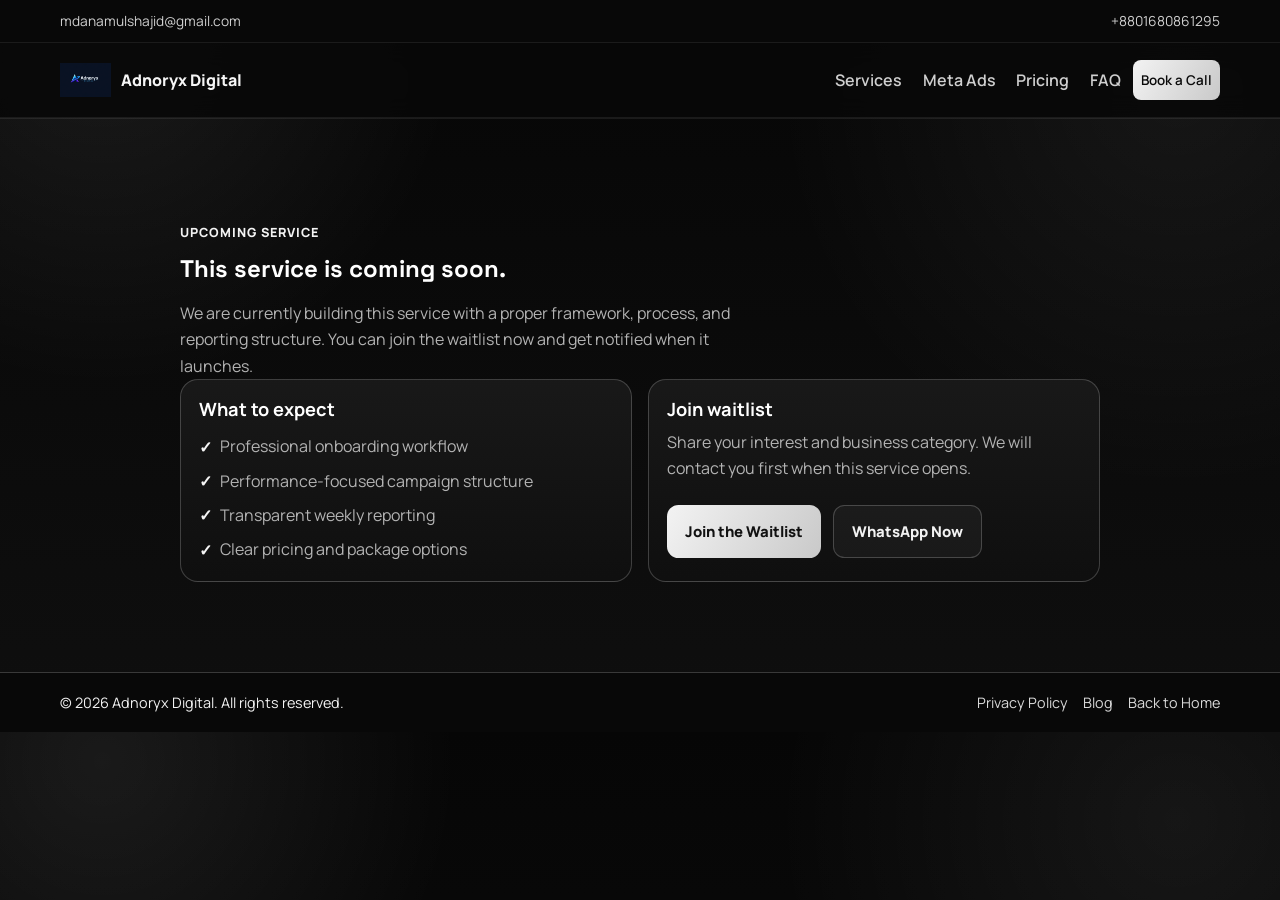
<file: docs/coming-soon.html>
﻿<!doctype html>
<html lang="en">
<head>
  <meta charset="UTF-8" />
  <meta name="viewport" content="width=device-width, initial-scale=1.0" />
  <title>Service Coming Soon | Adnoryx Digital</title>
  <meta name="description" content="This Adnoryx Digital service is currently in progress. Join the waitlist for updates and early access." />
  <meta name="robots" content="noindex, follow, max-image-preview:large" />
  <meta name="googlebot" content="noindex, follow, max-image-preview:large" />
  <meta name="theme-color" content="#0a0a0a" />
  <link rel="canonical" href="https://shajidanam.github.io/AdnoryxDigital/coming-soon.html" />
  <link rel="alternate" hreflang="en" href="https://shajidanam.github.io/AdnoryxDigital/coming-soon.html" />
  <link rel="alternate" hreflang="x-default" href="https://shajidanam.github.io/AdnoryxDigital/coming-soon.html" />
  <link rel="icon" type="image/svg+xml" href="assets/favicon.svg" />
  <meta property="og:type" content="website" />
  <meta property="og:site_name" content="Adnoryx Digital" />
  <meta property="og:locale" content="en_US" />
  <meta property="og:title" content="Service Coming Soon | Adnoryx Digital" />
  <meta property="og:description" content="A new Adnoryx Digital service is under development. Join the waitlist for launch updates." />
  <meta property="og:url" content="https://shajidanam.github.io/AdnoryxDigital/coming-soon.html" />
  <meta property="og:image" content="https://shajidanam.github.io/AdnoryxDigital/assets/og-image.png" />
  <meta name="twitter:card" content="summary_large_image" />
  <meta name="twitter:title" content="Service Coming Soon | Adnoryx Digital" />
  <meta name="twitter:description" content="This service is in progress. Join the waitlist and get notified at launch." />
  <meta name="twitter:url" content="https://shajidanam.github.io/AdnoryxDigital/coming-soon.html" />
  <meta name="twitter:image" content="https://shajidanam.github.io/AdnoryxDigital/assets/og-image.png" />
  <link rel="preconnect" href="https://fonts.googleapis.com" />
  <link rel="preconnect" href="https://fonts.gstatic.com" crossorigin />
  <link href="https://fonts.googleapis.com/css2?family=Manrope:wght@400;500;600;700;800&family=Space+Grotesk:wght@600;700&display=swap" rel="stylesheet" />
  <link rel="stylesheet" href="styles.css" />
  <script type="application/ld+json">
    {
      "@context": "https://schema.org",
      "@type": "WebPage",
      "@id": "https://shajidanam.github.io/AdnoryxDigital/coming-soon.html#webpage",
      "url": "https://shajidanam.github.io/AdnoryxDigital/coming-soon.html",
      "name": "Service Coming Soon | Adnoryx Digital",
      "description": "A new Adnoryx Digital service page that is currently in progress.",
      "inLanguage": "en",
      "isPartOf": {
        "@type": "WebSite",
        "url": "https://shajidanam.github.io/AdnoryxDigital/"
      }
    }
  </script>
</head>
<body>
  <a class="skip-link" href="#coming-main">Skip to main content</a>

  <div class="topbar" aria-label="Contact quick links">
    <div class="container topbar-wrap">
      <a href="mailto:mdanamulshajid@gmail.com">mdanamulshajid@gmail.com</a>
      <a href="tel:+8801680861295">+8801680861295</a>
    </div>
  </div>

  <header class="site-header" id="top">
    <div class="container nav-wrap">
      <a class="logo" href="index.html" aria-label="Adnoryx Digital home">
        <img src="assets/adnoryx-logo.png" width="140" height="44" alt="Adnoryx Digital logo" />
        <span class="logo-text">Adnoryx Digital</span>
      </a>

      <button class="nav-toggle" aria-expanded="false" aria-controls="primary-nav" aria-label="Open navigation">
        <span></span><span></span><span></span>
      </button>

      <nav id="primary-nav" class="primary-nav" aria-label="Primary navigation">
        <a href="index.html#services">Services</a>
        <a href="meta-ads.html">Meta Ads</a>
        <a href="index.html#pricing">Pricing</a>
        <a href="index.html#faq">FAQ</a>
        <a href="index.html#contact" class="btn btn-small">Book a Call</a>
      </nav>
    </div>
  </header>

  <main id="coming-main" class="subpage-main">
    <section class="section">
      <div class="container coming-wrap reveal">
        <p class="eyebrow">Upcoming Service</p>
        <h1 id="service-name">This service is coming soon.</h1>
        <p class="hero-text">We are currently building this service with a proper framework, process, and reporting structure. You can join the waitlist now and get notified when it launches.</p>

        <div class="detail-grid">
          <article class="card reveal">
            <h3>What to expect</h3>
            <ul class="check-list">
              <li>Professional onboarding workflow</li>
              <li>Performance-focused campaign structure</li>
              <li>Transparent weekly reporting</li>
              <li>Clear pricing and package options</li>
            </ul>
          </article>
          <article class="card reveal">
            <h3>Join waitlist</h3>
            <p>Share your interest and business category. We will contact you first when this service opens.</p>
            <div class="cta-group">
              <a href="index.html#contact" class="btn">Join the Waitlist</a>
              <a href="https://wa.me/8801680861295" target="_blank" rel="noopener" class="btn btn-outline">WhatsApp Now</a>
            </div>
          </article>
        </div>
      </div>
    </section>
  </main>

  <footer class="site-footer">
    <div class="container footer-wrap">
      <p>&copy; <span id="year"></span> Adnoryx Digital. All rights reserved.</p>
      <div class="footer-links">
        <a href="privacy-policy.html" class="back-to-top">Privacy Policy</a>
        <a href="blog.html" class="back-to-top">Blog</a>
        <a href="index.html" class="back-to-top">Back to Home</a>
      </div>
    </div>
  </footer>

  <script src="script.js"></script>
  <script>
    const params = new URLSearchParams(window.location.search);
    const service = params.get('service');
    if (service) {
      const clean = service.trim();
      document.title = `${clean} | Coming Soon | Adnoryx Digital`;
      const h1 = document.getElementById('service-name');
      if (h1) {
        h1.textContent = `${clean} service is coming soon.`;
      }
    }
  </script>
</body>
</html>
</file>
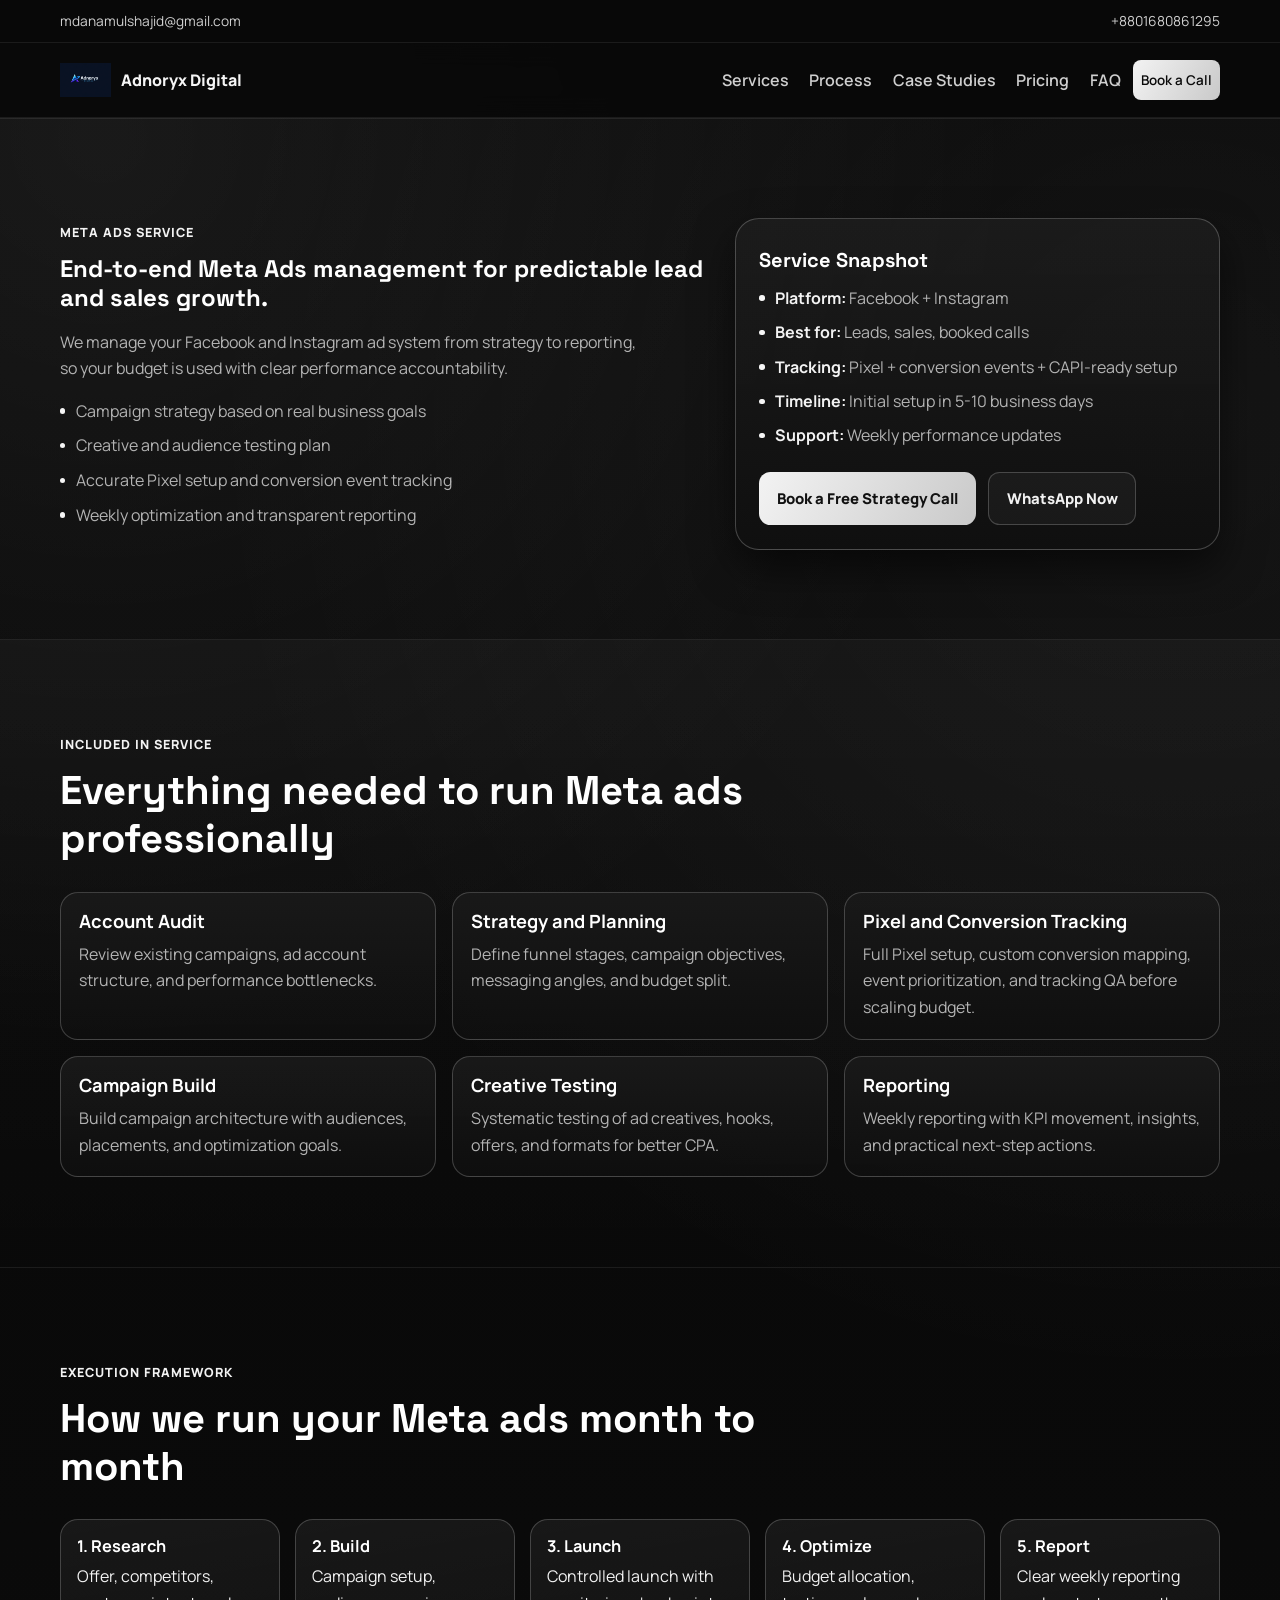
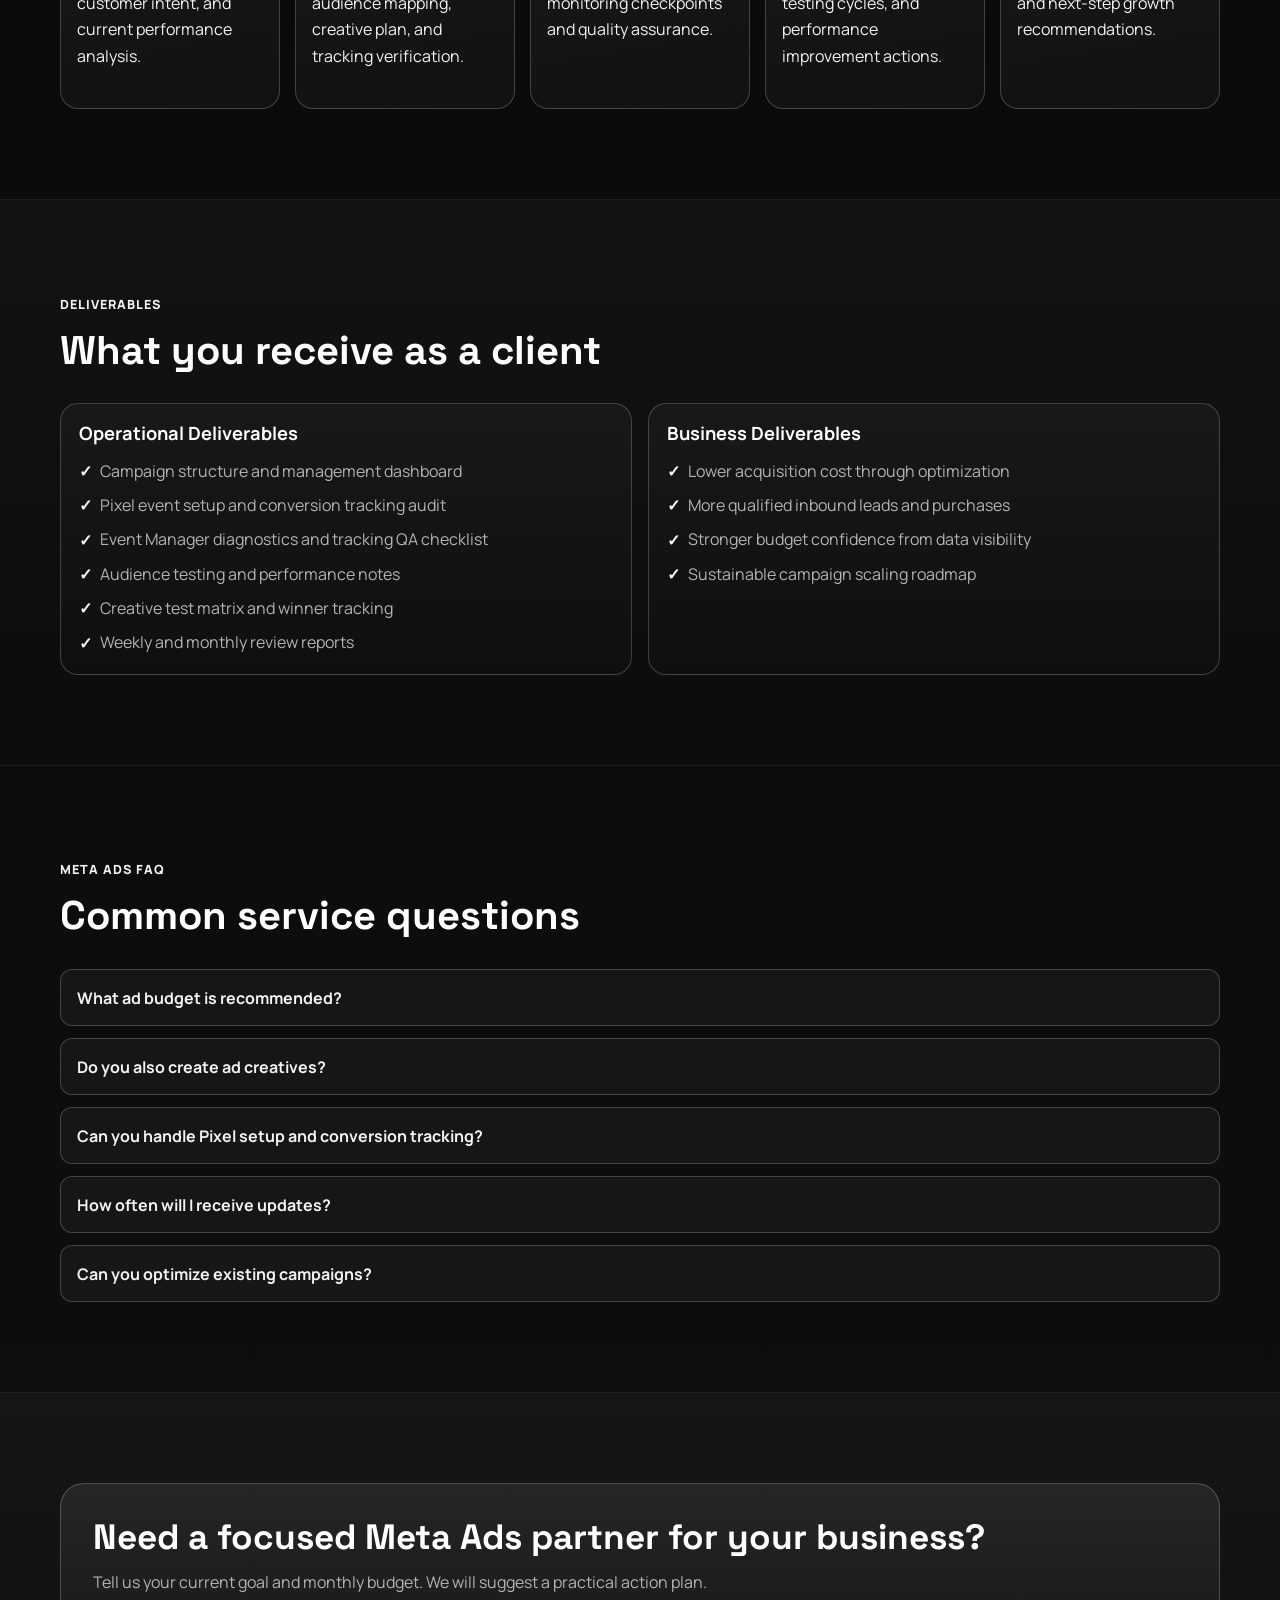
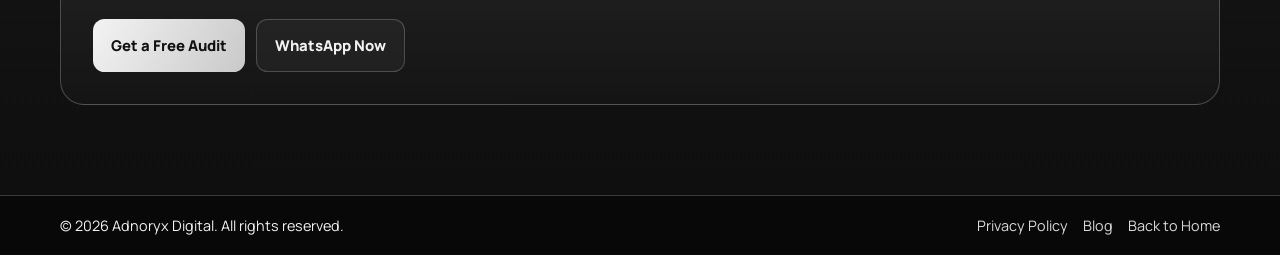
<file: docs/meta-ads.html>
﻿<!doctype html>
<html lang="en">
<head>
  <meta charset="UTF-8" />
  <meta name="viewport" content="width=device-width, initial-scale=1.0" />
  <title>Meta Ads Service | Adnoryx Digital</title>
  <meta name="description" content="Complete Meta Ads management service from Adnoryx Digital: strategy, campaign setup, optimization, reporting, and growth support." />
  <meta name="robots" content="index, follow, max-image-preview:large, max-snippet:-1, max-video-preview:-1" />
  <meta name="googlebot" content="index, follow, max-image-preview:large, max-snippet:-1, max-video-preview:-1" />
  <meta name="theme-color" content="#0a0a0a" />
  <link rel="canonical" href="https://shajidanam.github.io/AdnoryxDigital/meta-ads.html" />
  <link rel="alternate" hreflang="en" href="https://shajidanam.github.io/AdnoryxDigital/meta-ads.html" />
  <link rel="alternate" hreflang="x-default" href="https://shajidanam.github.io/AdnoryxDigital/meta-ads.html" />
  <link rel="icon" type="image/svg+xml" href="assets/favicon.svg" />
  <meta property="og:type" content="website" />
  <meta property="og:site_name" content="Adnoryx Digital" />
  <meta property="og:locale" content="en_US" />
  <meta property="og:title" content="Meta Ads Service | Adnoryx Digital" />
  <meta property="og:description" content="Professional Meta Ads service for lead generation, sales growth, and measurable performance." />
  <meta property="og:url" content="https://shajidanam.github.io/AdnoryxDigital/meta-ads.html" />
  <meta property="og:image" content="https://shajidanam.github.io/AdnoryxDigital/assets/og-image.png" />
  <meta name="twitter:card" content="summary_large_image" />
  <meta name="twitter:title" content="Meta Ads Service | Adnoryx Digital" />
  <meta name="twitter:description" content="Meta ads strategy, setup, Pixel tracking, optimization, and weekly reporting for practical business growth." />
  <meta name="twitter:url" content="https://shajidanam.github.io/AdnoryxDigital/meta-ads.html" />
  <meta name="twitter:image" content="https://shajidanam.github.io/AdnoryxDigital/assets/og-image.png" />
  <link rel="preconnect" href="https://fonts.googleapis.com" />
  <link rel="preconnect" href="https://fonts.gstatic.com" crossorigin />
  <link href="https://fonts.googleapis.com/css2?family=Manrope:wght@400;500;600;700;800&family=Space+Grotesk:wght@600;700&display=swap" rel="stylesheet" />
  <link rel="stylesheet" href="styles.css" />
  <script type="application/ld+json">
    {
      "@context": "https://schema.org",
      "@graph": [
        {
          "@type": "Service",
          "@id": "https://shajidanam.github.io/AdnoryxDigital/meta-ads.html#service",
          "name": "Meta Ads Management Service",
          "serviceType": "Meta Ads Management",
          "url": "https://shajidanam.github.io/AdnoryxDigital/meta-ads.html",
          "description": "Professional Meta Ads management including strategy, campaign setup, Pixel and conversion tracking, optimization, and reporting.",
          "provider": {
            "@type": "ProfessionalService",
            "name": "Adnoryx Digital",
            "url": "https://shajidanam.github.io/AdnoryxDigital/"
          },
          "areaServed": [
            {
              "@type": "Country",
              "name": "Bangladesh"
            },
            {
              "@type": "Place",
              "name": "Worldwide"
            }
          ],
          "offers": {
            "@type": "Offer",
            "priceCurrency": "USD",
            "availability": "https://schema.org/InStock",
            "url": "https://shajidanam.github.io/AdnoryxDigital/meta-ads.html"
          }
        },
        {
          "@type": "FAQPage",
          "@id": "https://shajidanam.github.io/AdnoryxDigital/meta-ads.html#faq",
          "mainEntity": [
            {
              "@type": "Question",
              "name": "What ad budget is recommended?",
              "acceptedAnswer": {
                "@type": "Answer",
                "text": "Most clients start with $300 to $1,500 monthly ad spend depending on market and objective."
              }
            },
            {
              "@type": "Question",
              "name": "Do you also create ad creatives?",
              "acceptedAnswer": {
                "@type": "Answer",
                "text": "Yes, we support creative planning, direction, and iterative testing recommendations."
              }
            },
            {
              "@type": "Question",
              "name": "Can you handle Pixel setup and conversion tracking?",
              "acceptedAnswer": {
                "@type": "Answer",
                "text": "Yes. Pixel setup, event mapping, custom conversions, and tracking validation are a core part of our Meta ads service."
              }
            },
            {
              "@type": "Question",
              "name": "How often will I receive updates?",
              "acceptedAnswer": {
                "@type": "Answer",
                "text": "You receive weekly performance updates with action points and KPI movement."
              }
            },
            {
              "@type": "Question",
              "name": "Can you optimize existing campaigns?",
              "acceptedAnswer": {
                "@type": "Answer",
                "text": "Yes. We can audit, restructure, and improve your current ad account setup."
              }
            }
          ]
        }
      ]
    }
  </script>
</head>
<body>
  <a class="skip-link" href="#meta-main">Skip to main content</a>

  <div class="topbar" aria-label="Contact quick links">
    <div class="container topbar-wrap">
      <a href="mailto:mdanamulshajid@gmail.com">mdanamulshajid@gmail.com</a>
      <a href="tel:+8801680861295">+8801680861295</a>
    </div>
  </div>

  <header class="site-header" id="top">
    <div class="container nav-wrap">
      <a class="logo" href="index.html" aria-label="Adnoryx Digital home">
        <img src="assets/adnoryx-logo.png" width="140" height="44" alt="Adnoryx Digital logo" />
        <span class="logo-text">Adnoryx Digital</span>
      </a>

      <button class="nav-toggle" aria-expanded="false" aria-controls="primary-nav" aria-label="Open navigation">
        <span></span><span></span><span></span>
      </button>

      <nav id="primary-nav" class="primary-nav" aria-label="Primary navigation">
        <a href="index.html#services">Services</a>
        <a href="index.html#process">Process</a>
        <a href="index.html#case-studies">Case Studies</a>
        <a href="index.html#pricing">Pricing</a>
        <a href="index.html#faq">FAQ</a>
        <a href="index.html#contact" class="btn btn-small">Book a Call</a>
      </nav>
    </div>
  </header>

  <main id="meta-main" class="subpage-main">
    <section class="section sub-hero">
      <div class="container sub-hero-grid">
        <div class="reveal">
          <p class="eyebrow">Meta Ads Service</p>
          <h1>End-to-end Meta Ads management for predictable lead and sales growth.</h1>
          <p class="hero-text">We manage your Facebook and Instagram ad system from strategy to reporting, so your budget is used with clear performance accountability.</p>
          <ul class="mini-points">
            <li>Campaign strategy based on real business goals</li>
            <li>Creative and audience testing plan</li>
            <li>Accurate Pixel setup and conversion event tracking</li>
            <li>Weekly optimization and transparent reporting</li>
          </ul>
        </div>

        <aside class="hero-panel reveal" aria-label="Meta ads quick overview">
          <h2>Service Snapshot</h2>
          <ul class="service-overview">
            <li><strong>Platform:</strong> Facebook + Instagram</li>
            <li><strong>Best for:</strong> Leads, sales, booked calls</li>
            <li><strong>Tracking:</strong> Pixel + conversion events + CAPI-ready setup</li>
            <li><strong>Timeline:</strong> Initial setup in 5-10 business days</li>
            <li><strong>Support:</strong> Weekly performance updates</li>
          </ul>
          <div class="cta-group">
            <a href="index.html#contact" class="btn">Book a Free Strategy Call</a>
            <a href="https://wa.me/8801680861295" target="_blank" rel="noopener" class="btn btn-outline">WhatsApp Now</a>
          </div>
        </aside>
      </div>
    </section>

    <section class="section" aria-labelledby="included-heading">
      <div class="container">
        <div class="section-head reveal">
          <p class="eyebrow">Included in Service</p>
          <h2 id="included-heading">Everything needed to run Meta ads professionally</h2>
        </div>
        <div class="card-grid three">
          <article class="card reveal"><h3>Account Audit</h3><p>Review existing campaigns, ad account structure, and performance bottlenecks.</p></article>
          <article class="card reveal"><h3>Strategy and Planning</h3><p>Define funnel stages, campaign objectives, messaging angles, and budget split.</p></article>
          <article class="card reveal"><h3>Pixel and Conversion Tracking</h3><p>Full Pixel setup, custom conversion mapping, event prioritization, and tracking QA before scaling budget.</p></article>
          <article class="card reveal"><h3>Campaign Build</h3><p>Build campaign architecture with audiences, placements, and optimization goals.</p></article>
          <article class="card reveal"><h3>Creative Testing</h3><p>Systematic testing of ad creatives, hooks, offers, and formats for better CPA.</p></article>
          <article class="card reveal"><h3>Reporting</h3><p>Weekly reporting with KPI movement, insights, and practical next-step actions.</p></article>
        </div>
      </div>
    </section>

    <section class="section" aria-labelledby="framework-heading">
      <div class="container">
        <div class="section-head reveal">
          <p class="eyebrow">Execution Framework</p>
          <h2 id="framework-heading">How we run your Meta ads month to month</h2>
        </div>
        <ol class="process-list">
          <li class="process-item reveal"><h3>1. Research</h3><p>Offer, competitors, customer intent, and current performance analysis.</p></li>
          <li class="process-item reveal"><h3>2. Build</h3><p>Campaign setup, audience mapping, creative plan, and tracking verification.</p></li>
          <li class="process-item reveal"><h3>3. Launch</h3><p>Controlled launch with monitoring checkpoints and quality assurance.</p></li>
          <li class="process-item reveal"><h3>4. Optimize</h3><p>Budget allocation, testing cycles, and performance improvement actions.</p></li>
          <li class="process-item reveal"><h3>5. Report</h3><p>Clear weekly reporting and next-step growth recommendations.</p></li>
        </ol>
      </div>
    </section>

    <section class="section" aria-labelledby="deliverables-heading">
      <div class="container">
        <div class="section-head reveal">
          <p class="eyebrow">Deliverables</p>
          <h2 id="deliverables-heading">What you receive as a client</h2>
        </div>
        <div class="detail-grid">
          <article class="card reveal">
            <h3>Operational Deliverables</h3>
            <ul class="check-list">
              <li>Campaign structure and management dashboard</li>
              <li>Pixel event setup and conversion tracking audit</li>
              <li>Event Manager diagnostics and tracking QA checklist</li>
              <li>Audience testing and performance notes</li>
              <li>Creative test matrix and winner tracking</li>
              <li>Weekly and monthly review reports</li>
            </ul>
          </article>
          <article class="card reveal">
            <h3>Business Deliverables</h3>
            <ul class="check-list">
              <li>Lower acquisition cost through optimization</li>
              <li>More qualified inbound leads and purchases</li>
              <li>Stronger budget confidence from data visibility</li>
              <li>Sustainable campaign scaling roadmap</li>
            </ul>
          </article>
        </div>
      </div>
    </section>

    <section class="section" aria-labelledby="meta-faq-heading">
      <div class="container">
        <div class="section-head reveal">
          <p class="eyebrow">Meta Ads FAQ</p>
          <h2 id="meta-faq-heading">Common service questions</h2>
        </div>
        <div class="faq-list">
          <details class="faq-item reveal"><summary>What ad budget is recommended?</summary><p>Most clients start with $300 to $1,500 monthly ad spend depending on market and objective.</p></details>
          <details class="faq-item reveal"><summary>Do you also create ad creatives?</summary><p>Yes, we support creative planning, direction, and iterative testing recommendations.</p></details>
          <details class="faq-item reveal"><summary>Can you handle Pixel setup and conversion tracking?</summary><p>Yes. Pixel setup, event mapping, custom conversions, and tracking validation are a core part of our Meta ads service.</p></details>
          <details class="faq-item reveal"><summary>How often will I receive updates?</summary><p>You receive weekly performance updates with action points and KPI movement.</p></details>
          <details class="faq-item reveal"><summary>Can you optimize existing campaigns?</summary><p>Yes. We can audit, restructure, and improve your current ad account setup.</p></details>
        </div>
      </div>
    </section>

    <section class="section">
      <div class="container cta-banner reveal">
        <h2>Need a focused Meta Ads partner for your business?</h2>
        <p>Tell us your current goal and monthly budget. We will suggest a practical action plan.</p>
        <div class="cta-group">
          <a href="index.html#contact" class="btn">Get a Free Audit</a>
          <a href="https://wa.me/8801680861295" target="_blank" rel="noopener" class="btn btn-outline">WhatsApp Now</a>
        </div>
      </div>
    </section>
  </main>

  <footer class="site-footer">
    <div class="container footer-wrap">
      <p>&copy; <span id="year"></span> Adnoryx Digital. All rights reserved.</p>
      <div class="footer-links">
        <a href="privacy-policy.html" class="back-to-top">Privacy Policy</a>
        <a href="blog.html" class="back-to-top">Blog</a>
        <a href="index.html" class="back-to-top">Back to Home</a>
      </div>
    </div>
  </footer>

  <script src="script.js"></script>
</body>
</html>
</file>
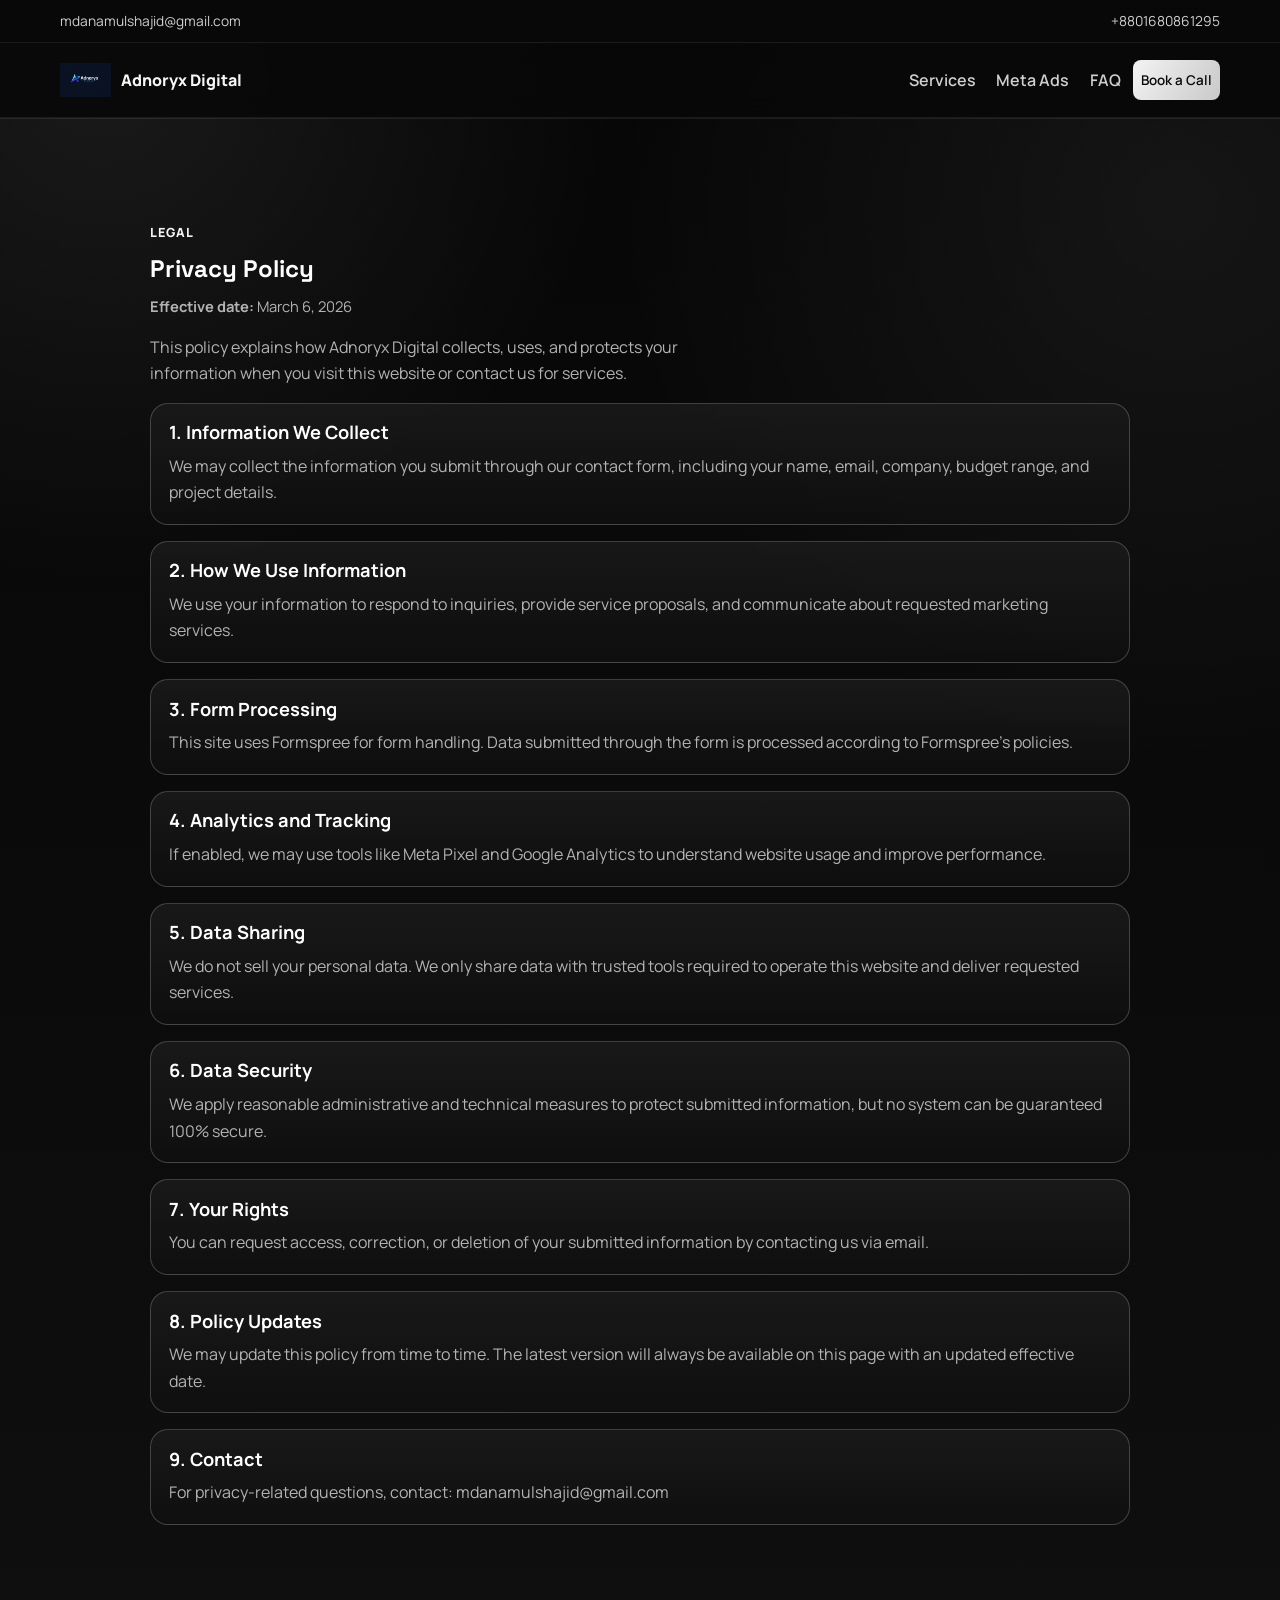
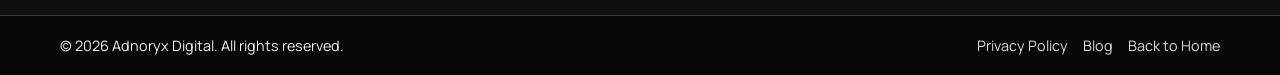
<file: docs/privacy-policy.html>
﻿<!doctype html>
<html lang="en">
<head>
  <meta charset="UTF-8" />
  <meta name="viewport" content="width=device-width, initial-scale=1.0" />
  <title>Privacy Policy | Adnoryx Digital</title>
  <meta name="description" content="Read the Adnoryx Digital privacy policy for how we collect, use, and protect personal information." />
  <meta name="robots" content="index, follow, max-image-preview:large, max-snippet:-1, max-video-preview:-1" />
  <meta name="googlebot" content="index, follow, max-image-preview:large, max-snippet:-1, max-video-preview:-1" />
  <meta name="theme-color" content="#0a0a0a" />
  <link rel="canonical" href="https://shajidanam.github.io/AdnoryxDigital/privacy-policy.html" />
  <link rel="alternate" hreflang="en" href="https://shajidanam.github.io/AdnoryxDigital/privacy-policy.html" />
  <link rel="alternate" hreflang="x-default" href="https://shajidanam.github.io/AdnoryxDigital/privacy-policy.html" />
  <link rel="icon" type="image/svg+xml" href="assets/favicon.svg" />
  <meta property="og:type" content="website" />
  <meta property="og:site_name" content="Adnoryx Digital" />
  <meta property="og:locale" content="en_US" />
  <meta property="og:title" content="Privacy Policy | Adnoryx Digital" />
  <meta property="og:description" content="How Adnoryx Digital collects, uses, and protects your data." />
  <meta property="og:url" content="https://shajidanam.github.io/AdnoryxDigital/privacy-policy.html" />
  <meta property="og:image" content="https://shajidanam.github.io/AdnoryxDigital/assets/og-image.png" />
  <meta name="twitter:card" content="summary_large_image" />
  <meta name="twitter:title" content="Privacy Policy | Adnoryx Digital" />
  <meta name="twitter:description" content="How Adnoryx Digital collects, uses, and protects your data." />
  <meta name="twitter:url" content="https://shajidanam.github.io/AdnoryxDigital/privacy-policy.html" />
  <meta name="twitter:image" content="https://shajidanam.github.io/AdnoryxDigital/assets/og-image.png" />
  <link rel="preconnect" href="https://fonts.googleapis.com" />
  <link rel="preconnect" href="https://fonts.gstatic.com" crossorigin />
  <link href="https://fonts.googleapis.com/css2?family=Manrope:wght@400;500;600;700;800&family=Space+Grotesk:wght@600;700&display=swap" rel="stylesheet" />
  <link rel="stylesheet" href="styles.css" />
  <script type="application/ld+json">
    {
      "@context": "https://schema.org",
      "@type": "WebPage",
      "@id": "https://shajidanam.github.io/AdnoryxDigital/privacy-policy.html#webpage",
      "url": "https://shajidanam.github.io/AdnoryxDigital/privacy-policy.html",
      "name": "Privacy Policy | Adnoryx Digital",
      "description": "Privacy policy page for Adnoryx Digital.",
      "inLanguage": "en",
      "isPartOf": {
        "@type": "WebSite",
        "url": "https://shajidanam.github.io/AdnoryxDigital/"
      }
    }
  </script>
</head>
<body>
  <a class="skip-link" href="#policy-main">Skip to main content</a>

  <div class="topbar" aria-label="Contact quick links">
    <div class="container topbar-wrap">
      <a href="mailto:mdanamulshajid@gmail.com">mdanamulshajid@gmail.com</a>
      <a href="tel:+8801680861295">+8801680861295</a>
    </div>
  </div>

  <header class="site-header" id="top">
    <div class="container nav-wrap">
      <a class="logo" href="index.html" aria-label="Adnoryx Digital home">
        <img src="assets/adnoryx-logo.png" width="140" height="44" alt="Adnoryx Digital logo" />
        <span class="logo-text">Adnoryx Digital</span>
      </a>

      <button class="nav-toggle" aria-expanded="false" aria-controls="primary-nav" aria-label="Open navigation">
        <span></span><span></span><span></span>
      </button>

      <nav id="primary-nav" class="primary-nav" aria-label="Primary navigation">
        <a href="index.html#services">Services</a>
        <a href="meta-ads.html">Meta Ads</a>
        <a href="index.html#faq">FAQ</a>
        <a href="index.html#contact" class="btn btn-small">Book a Call</a>
      </nav>
    </div>
  </header>

  <main id="policy-main" class="subpage-main">
    <section class="section">
      <div class="container policy-wrap reveal">
        <p class="eyebrow">Legal</p>
        <h1>Privacy Policy</h1>
        <p class="policy-meta"><strong>Effective date:</strong> March 6, 2026</p>
        <p class="hero-text">
          This policy explains how Adnoryx Digital collects, uses, and protects your information
          when you visit this website or contact us for services.
        </p>

        <div class="policy-stack">
          <article class="card reveal">
            <h3>1. Information We Collect</h3>
            <p>We may collect the information you submit through our contact form, including your name, email, company, budget range, and project details.</p>
          </article>

          <article class="card reveal">
            <h3>2. How We Use Information</h3>
            <p>We use your information to respond to inquiries, provide service proposals, and communicate about requested marketing services.</p>
          </article>

          <article class="card reveal">
            <h3>3. Form Processing</h3>
            <p>This site uses Formspree for form handling. Data submitted through the form is processed according to Formspree's policies.</p>
          </article>

          <article class="card reveal">
            <h3>4. Analytics and Tracking</h3>
            <p>If enabled, we may use tools like Meta Pixel and Google Analytics to understand website usage and improve performance.</p>
          </article>

          <article class="card reveal">
            <h3>5. Data Sharing</h3>
            <p>We do not sell your personal data. We only share data with trusted tools required to operate this website and deliver requested services.</p>
          </article>

          <article class="card reveal">
            <h3>6. Data Security</h3>
            <p>We apply reasonable administrative and technical measures to protect submitted information, but no system can be guaranteed 100% secure.</p>
          </article>

          <article class="card reveal">
            <h3>7. Your Rights</h3>
            <p>You can request access, correction, or deletion of your submitted information by contacting us via email.</p>
          </article>

          <article class="card reveal">
            <h3>8. Policy Updates</h3>
            <p>We may update this policy from time to time. The latest version will always be available on this page with an updated effective date.</p>
          </article>

          <article class="card reveal">
            <h3>9. Contact</h3>
            <p>For privacy-related questions, contact: <a href="mailto:mdanamulshajid@gmail.com">mdanamulshajid@gmail.com</a></p>
          </article>
        </div>
      </div>
    </section>
  </main>

  <footer class="site-footer">
    <div class="container footer-wrap">
      <p>&copy; <span id="year"></span> Adnoryx Digital. All rights reserved.</p>
      <div class="footer-links">
        <a href="privacy-policy.html" class="back-to-top">Privacy Policy</a>
        <a href="blog.html" class="back-to-top">Blog</a>
        <a href="index.html" class="back-to-top">Back to Home</a>
      </div>
    </div>
  </footer>

  <script src="script.js"></script>
</body>
</html>
</file>
<file: docs/styles.css>
﻿:root {
  --bg: #0a0a0a;
  --bg-soft: #151515;
  --surface: #1a1a1a;
  --surface-2: #242424;
  --heading: #ffffff;
  --text: #f2f2f2;
  --muted: #b3b3b3;
  --accent: #f3f3f3;
  --accent-2: #c9c9c9;
  --line: rgba(255, 255, 255, 0.2);
  --shadow: 0 18px 42px rgba(0, 0, 0, 0.55);
  --radius-sm: 12px;
  --radius-md: 18px;
  --radius-lg: 24px;
  --container: 1160px;
}

* {
  box-sizing: border-box;
}

html {
  scroll-behavior: smooth;
}

body {
  margin: 0;
  font-family: "Manrope", sans-serif;
  color: var(--text);
  line-height: 1.65;
  background:
    radial-gradient(circle at 8% 4%, rgba(255, 255, 255, 0.08), transparent 26%),
    radial-gradient(circle at 92% 12%, rgba(255, 255, 255, 0.06), transparent 30%),
    linear-gradient(180deg, #060606 0%, #0f0f0f 100%);
}

img {
  max-width: 100%;
  display: block;
  height: auto;
}

a {
  color: inherit;
  text-decoration: none;
}

p,
ul,
ol,
blockquote,
figure {
  margin: 0;
}

h1,
h2,
h3 {
  margin: 0;
  line-height: 1.2;
  color: var(--heading);
}

h1,
h2 {
  font-family: "Space Grotesk", sans-serif;
}

ul,
ol {
  padding: 0;
}

.container {
  width: min(100% - 2rem, var(--container));
  margin-inline: auto;
}

.section {
  padding: clamp(3.6rem, 7vw, 6.2rem) 0;
  border-top: 1px solid rgba(255, 255, 255, 0.08);
}

.section-tight {
  padding: 1.8rem 0;
}

main > .section:nth-of-type(even) {
  background: linear-gradient(180deg, rgba(255, 255, 255, 0.03), rgba(255, 255, 255, 0));
}

.section-head {
  max-width: 760px;
  margin-bottom: 1.8rem;
}

.section-head h2 {
  font-size: clamp(1.65rem, 4vw, 2.5rem);
}

.eyebrow {
  display: inline-block;
  margin-bottom: 0.7rem;
  text-transform: uppercase;
  font-size: 0.79rem;
  font-weight: 800;
  letter-spacing: 0.08em;
  color: var(--accent);
}

.muted {
  margin-top: 0.7rem;
  color: var(--muted);
}

.skip-link {
  position: absolute;
  left: -9999px;
  top: auto;
  width: 1px;
  height: 1px;
  overflow: hidden;
}

.skip-link:focus {
  left: 1rem;
  top: 1rem;
  width: auto;
  height: auto;
  background: #ffffff;
  color: #000;
  z-index: 1000;
  padding: 0.6rem 0.85rem;
  border-radius: 0.4rem;
}

.topbar {
  background: #080808;
  border-bottom: 1px solid rgba(255, 255, 255, 0.08);
}

.topbar-wrap {
  min-height: 42px;
  display: flex;
  align-items: center;
  justify-content: space-between;
  gap: 0.75rem;
  font-size: 0.86rem;
  color: #d0d0d0;
}

.topbar-wrap a:hover,
.topbar-wrap a:focus-visible {
  color: #ffffff;
}

.site-header {
  position: sticky;
  top: 0;
  z-index: 60;
  backdrop-filter: blur(12px);
  border-bottom: 1px solid rgba(255, 255, 255, 0.08);
  background: rgba(8, 8, 8, 0.9);
  transition: background 0.25s ease, border-color 0.25s ease, box-shadow 0.25s ease;
}

.site-header.is-scrolled {
  background: rgba(12, 12, 12, 0.96);
  border-bottom-color: rgba(255, 255, 255, 0.24);
  box-shadow: 0 10px 28px rgba(2, 8, 23, 0.45);
}

.nav-wrap {
  min-height: 74px;
  display: flex;
  align-items: center;
  justify-content: space-between;
  gap: 1rem;
}

.logo {
  display: inline-flex;
  align-items: center;
  gap: 0.65rem;
}

.logo img {
  height: 34px;
  width: auto;
}

.logo-text {
  font-size: 1rem;
  font-weight: 800;
  color: #f5f5f5;
}

.nav-toggle {
  width: 42px;
  height: 42px;
  border-radius: 50%;
  border: 1px solid var(--line);
  background: transparent;
  display: grid;
  place-items: center;
  padding: 0;
  cursor: pointer;
}

.nav-toggle span {
  width: 17px;
  height: 2px;
  display: block;
  border-radius: 999px;
  background: #fff;
}

.nav-toggle span + span {
  margin-top: 3px;
}

.primary-nav {
  position: absolute;
  left: 0;
  right: 0;
  top: 74px;
  background: rgba(12, 12, 12, 0.98);
  border-bottom: 1px solid var(--line);
  display: grid;
  gap: 0.2rem;
  padding: 0.85rem 1rem 1.1rem;
  visibility: hidden;
  opacity: 0;
  transform: translateY(-8px);
  pointer-events: none;
  transition: 0.2s ease;
}

.primary-nav.is-open {
  visibility: visible;
  opacity: 1;
  transform: translateY(0);
  pointer-events: auto;
}

.primary-nav a {
  color: #cfcfcf;
  font-weight: 600;
  padding: 0.55rem 0.5rem;
  border-radius: 0.5rem;
}

.primary-nav a:hover,
.primary-nav a:focus-visible {
  color: #fff;
  background: rgba(255, 255, 255, 0.08);
}

.hero {
  padding-top: clamp(4rem, 7.8vw, 6.5rem);
  position: relative;
  overflow: clip;
}

.hero::before {
  content: "";
  position: absolute;
  width: min(45vw, 460px);
  height: min(45vw, 460px);
  right: -140px;
  top: -120px;
  border-radius: 50%;
  background: radial-gradient(circle at center, rgba(255, 255, 255, 0.18), transparent 62%);
  filter: blur(12px);
  animation: blobShift 8s ease-in-out infinite;
  pointer-events: none;
}

.hero-grid {
  display: grid;
  gap: 1.2rem;
}

.hero-content h1 {
  max-width: 13ch;
  font-size: clamp(2rem, 7.5vw, 3.6rem);
}

.hero-text {
  margin-top: 1rem;
  max-width: 59ch;
  color: var(--muted);
}

.cta-group {
  margin-top: 1.45rem;
  display: flex;
  flex-wrap: wrap;
  gap: 0.72rem;
}

.btn {
  border: 0;
  display: inline-flex;
  align-items: center;
  justify-content: center;
  padding: 0.84rem 1.12rem;
  border-radius: 0.72rem;
  font-weight: 800;
  font-size: 0.93rem;
  cursor: pointer;
  color: #111111;
  background: linear-gradient(120deg, var(--accent), var(--accent-2));
  transition: transform 0.25s ease, box-shadow 0.25s ease, filter 0.25s ease;
}

.btn:hover,
.btn:focus-visible {
  transform: translateY(-2px);
  box-shadow: 0 12px 26px rgba(0, 0, 0, 0.5);
  filter: saturate(1.05);
}

.btn-outline,
.btn-ghost {
  color: #f2f2f2;
  border: 1px solid var(--line);
}

.btn-outline {
  background: rgba(255, 255, 255, 0.04);
}

.btn-ghost {
  background: rgba(255, 255, 255, 0.06);
}

.btn-small {
  padding: 0.52rem 0.84rem;
  font-size: 0.84rem;
}

.primary-nav a.btn {
  color: #0a0a0a;
}

.primary-nav a.btn:hover,
.primary-nav a.btn:focus-visible {
  color: #0a0a0a;
  background: linear-gradient(120deg, var(--accent), var(--accent-2));
}

.chips {
  margin-top: 1.1rem;
  display: flex;
  flex-wrap: wrap;
  gap: 0.55rem;
}

.chip {
  border: 1px solid rgba(255, 255, 255, 0.28);
  border-radius: 999px;
  padding: 0.38rem 0.66rem;
  font-size: 0.79rem;
  font-weight: 700;
  color: #e8e8e8;
  background: rgba(255, 255, 255, 0.08);
}

.hero-panel {
  border: 1px solid rgba(255, 255, 255, 0.22);
  border-radius: var(--radius-lg);
  background: linear-gradient(180deg, rgba(28, 28, 28, 0.95), rgba(16, 16, 16, 0.96));
  padding: 1.35rem;
  box-shadow: var(--shadow);
  animation: panelFloat 6.5s ease-in-out infinite;
}

.hero-panel h2 {
  margin-top: 0.35rem;
  font-size: 1.25rem;
}

.mini-form {
  margin-top: 0.95rem;
  display: grid;
  gap: 0.52rem;
}

.mini-form label {
  font-size: 0.82rem;
  font-weight: 700;
  color: #cdcdcd;
}

.mini-form input {
  width: 100%;
  border-radius: 0.62rem;
  border: 1px solid var(--line);
  padding: 0.72rem 0.78rem;
  font: inherit;
  color: #fff;
  background: rgba(255, 255, 255, 0.05);
}

.mini-form input:focus {
  outline: 2px solid rgba(255, 255, 255, 0.45);
  outline-offset: 1px;
}

.panel-note {
  margin-top: 0.75rem;
  font-size: 0.83rem;
  color: #b7b7b7;
}

.panel-note a {
  color: #efefef;
}

.partner-title {
  text-align: center;
  color: #d4d4d4;
  font-weight: 600;
}

.partner-grid {
  margin-top: 0.9rem;
  display: grid;
  grid-template-columns: repeat(2, minmax(0, 1fr));
  gap: 0.72rem;
}

.partner-logo {
  display: grid;
  place-items: center;
  min-height: 50px;
  border: 1px solid var(--line);
  border-radius: 0.7rem;
  background: rgba(255, 255, 255, 0.04);
  font-weight: 700;
  color: #cfcfcf;
  transition: transform 0.25s ease, border-color 0.25s ease, background 0.25s ease;
}

.partner-logo:hover {
  transform: translateY(-2px);
  border-color: rgba(255, 255, 255, 0.35);
  background: rgba(255, 255, 255, 0.08);
}

.card-grid {
  display: grid;
  gap: 1rem;
}

.card {
  border-radius: var(--radius-md);
  border: 1px solid var(--line);
  background: linear-gradient(180deg, rgba(26, 26, 26, 0.9), rgba(15, 15, 15, 0.92));
  padding: 1.15rem;
  transition: transform 0.26s ease, border-color 0.26s ease, box-shadow 0.26s ease;
}

.card:hover {
  transform: translateY(-3px);
  border-color: rgba(255, 255, 255, 0.3);
  box-shadow: 0 14px 28px rgba(0, 0, 0, 0.45);
}

.card h3 {
  font-size: 1.14rem;
  margin-bottom: 0.52rem;
}

.card p {
  color: var(--muted);
}

.service-link {
  display: inline-flex;
  align-items: center;
  margin-top: 0.85rem;
  font-weight: 700;
  font-size: 0.88rem;
  color: #f6f6f6;
  border-bottom: 1px solid rgba(255, 255, 255, 0.35);
  transition: color 0.2s ease, border-color 0.2s ease;
}

.service-link:hover,
.service-link:focus-visible {
  color: #ffffff;
  border-color: #ffffff;
}

.feature {
  border-color: rgba(255, 255, 255, 0.28);
  background: linear-gradient(170deg, rgba(255, 255, 255, 0.08), rgba(255, 255, 255, 0.03));
}

.tag {
  display: inline-block;
  margin-bottom: 0.66rem;
  padding: 0.24rem 0.56rem;
  border-radius: 999px;
  font-size: 0.73rem;
  font-weight: 800;
  border: 1px solid rgba(255, 255, 255, 0.3);
  color: #dfdfdf;
}

.tag-muted {
  border-color: var(--line);
  color: #c9c9c9;
}

.process-list {
  list-style: none;
  display: grid;
  gap: 0.95rem;
}

.process-item {
  border: 1px solid var(--line);
  border-radius: var(--radius-md);
  background: linear-gradient(170deg, rgba(255, 255, 255, 0.06), rgba(255, 255, 255, 0.03));
  padding: 1.02rem;
}

.process-item h3 {
  margin-bottom: 0.45rem;
  font-size: 1.02rem;
}

.metric {
  font-weight: 800;
  color: #d9d9d9;
  margin-bottom: 0.35rem;
}

.case-trust {
  margin-bottom: 1rem;
  border-color: rgba(255, 255, 255, 0.26);
  background: linear-gradient(165deg, rgba(255, 255, 255, 0.1), rgba(255, 255, 255, 0.03));
}

.case-trust h3 {
  margin-bottom: 0.45rem;
}

.case-grid {
  display: grid;
  gap: 1rem;
}

.case-card {
  padding: 1.2rem;
}

.case-card h3 {
  margin-bottom: 0.42rem;
  font-size: 1.22rem;
}

.case-category {
  margin-bottom: 0.48rem;
  font-size: 0.84rem;
  font-weight: 700;
  text-transform: uppercase;
  letter-spacing: 0.06em;
  color: #cecece;
}

.case-badge {
  margin-bottom: 0.6rem;
  background: rgba(255, 255, 255, 0.12);
  border-color: rgba(255, 255, 255, 0.45);
  color: #ffffff;
}

.case-metrics {
  margin-top: 0.9rem;
  display: grid;
  grid-template-columns: repeat(2, minmax(0, 1fr));
  gap: 0.58rem;
}

.case-metric {
  border: 1px solid rgba(255, 255, 255, 0.2);
  border-radius: 0.7rem;
  padding: 0.62rem 0.65rem;
  background: rgba(255, 255, 255, 0.04);
}

.case-value {
  display: block;
  font-size: 1.05rem;
  font-weight: 800;
  color: #f4f4f4;
  line-height: 1.2;
}

.case-label {
  display: block;
  margin-top: 0.2rem;
  font-size: 0.75rem;
  color: #bdbdbd;
}

.case-card .check-list {
  margin-top: 0.9rem;
}

.case-card:hover .case-value {
  color: #ffffff;
}

.case-cta {
  margin-top: 1.1rem;
}

.pricing ul {
  margin-top: 0.82rem;
  display: grid;
  gap: 0.5rem;
}

.pricing li {
  list-style: none;
  position: relative;
  padding-left: 1rem;
  color: var(--muted);
}

.pricing li::before {
  content: "";
  position: absolute;
  left: 0;
  top: 0.72rem;
  width: 0.35rem;
  height: 0.35rem;
  border-radius: 50%;
  background: var(--accent-2);
}

.price {
  font-size: 1.28rem;
  color: #f0f0f0;
  font-weight: 800;
}

.featured {
  border-color: rgba(255, 255, 255, 0.34);
  background: linear-gradient(170deg, rgba(255, 255, 255, 0.1), rgba(255, 255, 255, 0.04));
}

.subpage-main .section:first-child {
  padding-top: clamp(4rem, 8vw, 6.2rem);
}

.sub-hero-grid {
  display: grid;
  gap: 1.2rem;
}

.mini-points {
  margin-top: 1rem;
  display: grid;
  gap: 0.52rem;
}

.mini-points li,
.service-overview li {
  list-style: none;
  position: relative;
  padding-left: 1rem;
  color: var(--muted);
}

.mini-points li::before,
.service-overview li::before {
  content: "";
  position: absolute;
  left: 0;
  top: 0.67rem;
  width: 0.34rem;
  height: 0.34rem;
  border-radius: 50%;
  background: #f6f6f6;
}

.service-overview {
  margin-top: 0.8rem;
  display: grid;
  gap: 0.5rem;
}

.service-overview strong {
  color: #f3f3f3;
}

.detail-grid {
  display: grid;
  gap: 1rem;
}

.check-list {
  margin-top: 0.8rem;
  display: grid;
  gap: 0.5rem;
}

.check-list li {
  list-style: none;
  position: relative;
  padding-left: 1.3rem;
  color: var(--muted);
}

.check-list li::before {
  content: "\2713";
  position: absolute;
  left: 0;
  top: 0.02rem;
  color: #f5f5f5;
  font-weight: 800;
}

.cta-banner {
  border: 1px solid rgba(255, 255, 255, 0.22);
  border-radius: var(--radius-lg);
  background: linear-gradient(180deg, rgba(255, 255, 255, 0.08), rgba(255, 255, 255, 0.02));
  padding: clamp(1.2rem, 3vw, 2rem);
}

.cta-banner h2 {
  font-size: clamp(1.45rem, 3vw, 2.2rem);
}

.cta-banner p {
  margin-top: 0.7rem;
  color: var(--muted);
}

.coming-wrap {
  max-width: 920px;
  margin-inline: auto;
}

.quote cite {
  display: inline-block;
  margin-top: 0.8rem;
  font-size: 0.9rem;
  color: #c2c2c2;
  font-style: normal;
}

.about-grid,
.contact-grid {
  display: grid;
  gap: 1.1rem;
}

.about-image img {
  width: min(100%, 420px);
  border-radius: var(--radius-lg);
  border: 1px solid var(--line);
  box-shadow: var(--shadow);
  background: #141414;
}

.about-content p + p {
  margin-top: 0.82rem;
}

.faq-list {
  display: grid;
  gap: 0.74rem;
}

.faq-item {
  border: 1px solid var(--line);
  border-radius: var(--radius-sm);
  padding: 0.9rem 1rem;
  background: rgba(255, 255, 255, 0.04);
}

.faq-item summary {
  list-style: none;
  cursor: pointer;
  font-weight: 700;
}

.faq-item summary::-webkit-details-marker {
  display: none;
}

.faq-item p {
  margin-top: 0.54rem;
  color: var(--muted);
}

.contact-list {
  margin-top: 1rem;
  display: grid;
  gap: 0.42rem;
}

.contact-list li {
  list-style: none;
  color: var(--muted);
}

.contact-list a,
.social-links a {
  color: #d9d9d9;
}

.social-links {
  margin-top: 1rem;
  display: flex;
  flex-wrap: wrap;
  gap: 0.78rem;
}

.contact-form {
  border: 1px solid var(--line);
  border-radius: var(--radius-md);
  background: linear-gradient(180deg, rgba(255, 255, 255, 0.04), rgba(255, 255, 255, 0.01));
  padding: 1rem;
  display: grid;
  gap: 0.56rem;
}

.contact-form label {
  font-size: 0.92rem;
  font-weight: 600;
}

.contact-form input,
.contact-form select,
.contact-form textarea {
  width: 100%;
  border: 1px solid var(--line);
  border-radius: 0.62rem;
  padding: 0.72rem 0.8rem;
  font: inherit;
  color: #fff;
  background: rgba(255, 255, 255, 0.05);
}

.contact-form input:focus,
.contact-form select:focus,
.contact-form textarea:focus {
  outline: 2px solid rgba(255, 255, 255, 0.45);
  outline-offset: 1px;
}

.form-note {
  font-size: 0.78rem;
  color: #acacac;
}

.site-footer {
  border-top: 1px solid var(--line);
  background: #080808;
  padding: 1.12rem 0;
}

.footer-wrap {
  display: flex;
  align-items: center;
  justify-content: space-between;
  gap: 1rem;
  font-size: 0.9rem;
}

.footer-links {
  display: inline-flex;
  align-items: center;
  gap: 0.95rem;
}

.back-to-top {
  color: #d9d9d9;
}

.policy-wrap {
  max-width: 980px;
  margin-inline: auto;
}

.policy-meta {
  color: var(--muted);
  margin-top: 0.6rem;
  font-size: 0.92rem;
}

.policy-stack {
  margin-top: 1rem;
  display: grid;
  gap: 1rem;
}

.policy-stack .card h3 {
  margin-bottom: 0.55rem;
}

.blog-wrap {
  max-width: 980px;
  margin-inline: auto;
}

.blog-post h1 {
  font-size: clamp(1.9rem, 5vw, 3rem);
  max-width: 22ch;
}

.blog-meta {
  margin-top: 0.75rem;
  color: var(--muted);
  font-size: 0.92rem;
}

.blog-toc {
  margin-top: 1rem;
}

.blog-toc h2 {
  font-size: 1.2rem;
  margin-bottom: 0.75rem;
}

.blog-toc a {
  color: #ececec;
  text-decoration: underline;
  text-decoration-color: rgba(255, 255, 255, 0.35);
  text-underline-offset: 2px;
}

.blog-content {
  margin-top: 1rem;
  display: grid;
  gap: 1rem;
}

.blog-content section {
  border: 1px solid var(--line);
  border-radius: var(--radius-md);
  padding: 1.1rem;
  background: linear-gradient(180deg, rgba(255, 255, 255, 0.04), rgba(255, 255, 255, 0.01));
}

.blog-content h2 {
  margin-bottom: 0.7rem;
  font-size: clamp(1.15rem, 2.4vw, 1.6rem);
}

.blog-content p + p,
.blog-content p + ul,
.blog-content ul + p {
  margin-top: 0.7rem;
}

.blog-cta {
  margin-top: 1rem;
}

.reveal {
  opacity: 0;
  transform: translateY(20px);
  transition: opacity 0.65s cubic-bezier(0.2, 0.8, 0.2, 1), transform 0.65s cubic-bezier(0.2, 0.8, 0.2, 1);
  transition-delay: var(--delay, 0ms);
}

.reveal.is-visible {
  opacity: 1;
  transform: none;
}

@keyframes panelFloat {
  0%,
  100% {
    transform: translateY(0);
  }
  50% {
    transform: translateY(-6px);
  }
}

@keyframes blobShift {
  0%,
  100% {
    transform: translate3d(0, 0, 0) scale(1);
  }
  50% {
    transform: translate3d(-18px, 16px, 0) scale(1.05);
  }
}

@media (min-width: 700px) {
  .card-grid {
    grid-template-columns: repeat(2, minmax(0, 1fr));
  }

  .card-grid.three {
    grid-template-columns: repeat(3, minmax(0, 1fr));
  }

  .card-grid.four {
    grid-template-columns: repeat(2, minmax(0, 1fr));
  }

  .process-list {
    grid-template-columns: repeat(2, minmax(0, 1fr));
  }

  .partner-grid {
    grid-template-columns: repeat(5, minmax(0, 1fr));
  }

  .hero-panel,
  .contact-form {
    padding: 1.45rem;
  }

  .detail-grid {
    grid-template-columns: repeat(2, minmax(0, 1fr));
  }

  .case-grid {
    grid-template-columns: repeat(2, minmax(0, 1fr));
  }

  .case-metrics {
    grid-template-columns: repeat(3, minmax(0, 1fr));
  }
}

@media (min-width: 980px) {
  .nav-toggle {
    display: none;
  }

  .primary-nav {
    position: static;
    top: auto;
    left: auto;
    right: auto;
    transform: none;
    visibility: visible;
    opacity: 1;
    pointer-events: auto;
    background: transparent;
    border: 0;
    padding: 0;
    display: flex;
    align-items: center;
    gap: 0.28rem;
  }

  .hero-grid {
    grid-template-columns: 1.25fr 0.86fr;
    align-items: center;
  }

  .sub-hero-grid {
    grid-template-columns: 1.15fr 0.85fr;
    align-items: start;
  }

  .process-list {
    grid-template-columns: repeat(5, minmax(0, 1fr));
  }

  .card-grid.four {
    grid-template-columns: repeat(4, minmax(0, 1fr));
  }

  .about-grid,
  .contact-grid {
    grid-template-columns: 1fr 1fr;
    align-items: start;
  }

  .process-item {
    min-height: 190px;
  }
}

@media (max-width: 560px) {
  .topbar-wrap {
    flex-direction: column;
    justify-content: center;
    padding: 0.42rem 0;
    text-align: center;
  }

  .logo-text {
    display: none;
  }

  .footer-wrap {
    flex-direction: column;
    text-align: center;
  }
}

@media (prefers-reduced-motion: reduce) {
  html {
    scroll-behavior: auto;
  }

  .reveal {
    opacity: 1;
    transform: none;
    transition: none;
  }

  .btn,
  .primary-nav,
  .site-header,
  .hero-panel,
  .hero::before {
    transition: none;
    animation: none;
  }
}
</file>
